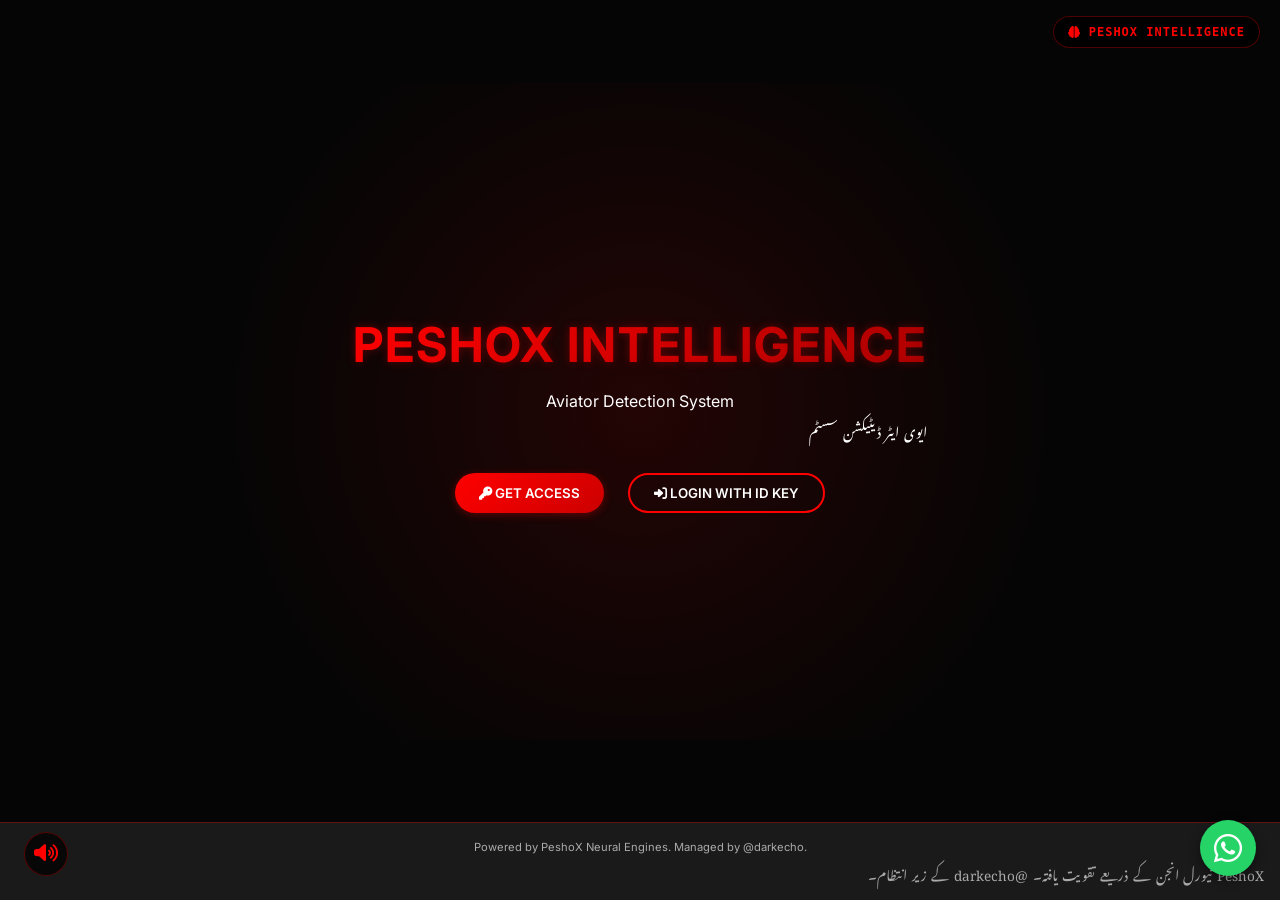
<file: index.html>
<!DOCTYPE html>
<html lang="en">
<head>
    <meta charset="UTF-8">
    <meta name="viewport" content="width=device-width, initial-scale=1.0, user-scalable=yes">
    <title>PeshoX Intelligence | Entry Portal</title>
    <!-- Global assets (absolute paths) -->
    <link rel="stylesheet" href="/assets/css/global.css">
    <link rel="stylesheet" href="https://cdnjs.cloudflare.com/ajax/libs/font-awesome/6.5.1/css/all.min.css">
    <!-- Page-specific CSS -->
    <link rel="stylesheet" href="/index.css">
    <!-- Global JS -->
    <script src="/assets/js/global.js" defer></script>
    <!-- Page-specific JS -->
    <script src="/index.js" defer></script>
</head>
<body>
    <div class="main-content landing-container">
        <div class="hero-glow"></div>
        <div class="hero-content">
            <h1 class="main-title">PESHOX INTELLIGENCE</h1>
            <div class="bilingual">
                <span class="english-text">Aviator Detection System</span>
                <span class="urdu-text">ایوی ایٹر ڈیٹیکشن سسٹم</span>
            </div>
            <div class="button-group">
                <button id="getAccessBtn" class="btn-primary">
                    <i class="fas fa-key"></i> GET ACCESS
                </button>
                <button id="loginBtn" class="btn-secondary">
                    <i class="fas fa-sign-in-alt"></i> LOGIN WITH ID KEY
                </button>
            </div>
        </div>
    </div>

    <!-- Hidden Audio Element for Background Music -->
    <audio id="bgMusic" loop preload="auto">
        <source src="/assets/sounds/Aviator - Music(MP3_160K).mp3" type="audio/mpeg">
    </audio>
</body>
</html>
</file>
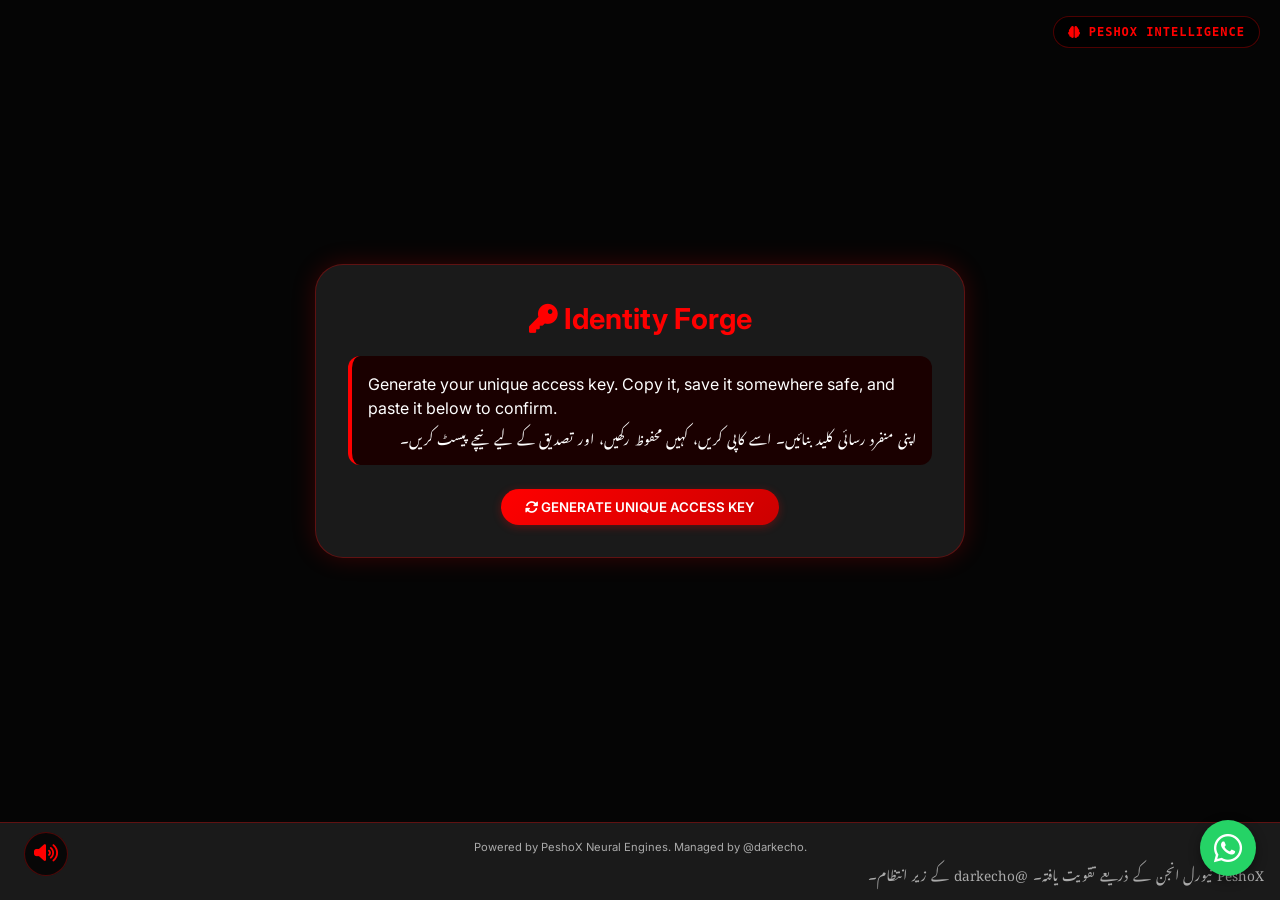
<file: auth/signup.html>
<!DOCTYPE html>
<html lang="en">
<head>
    <meta charset="UTF-8">
    <meta name="viewport" content="width=device-width, initial-scale=1.0, user-scalable=yes">
    <title>PeshoX Intelligence | Key Forge</title>
    <!-- Global assets -->
    <link rel="stylesheet" href="/assets/css/global.css">
    <link rel="stylesheet" href="https://cdnjs.cloudflare.com/ajax/libs/font-awesome/6.5.1/css/all.min.css">
    <!-- Page-specific CSS -->
    <link rel="stylesheet" href="signup.css">
    <!-- Global JS -->
    <script src="/assets/js/global.js" defer></script>
    <!-- Page-specific JS -->
    <script src="signup.js" defer></script>
</head>
<body>
    <div class="main-content signup-container">
        <div class="signup-card">
            <h1><i class="fas fa-key"></i> Identity Forge</h1>

            <!-- Bilingual Instructions -->
            <div class="instructions-box">
                <div class="bilingual">
                    <span class="english-text">Generate your unique access key. Copy it, save it somewhere safe, and paste it below to confirm.</span>
                    <span class="urdu-text">اپنی منفرد رسائی کلید بنائیں۔ اسے کاپی کریں، کہیں محفوظ رکھیں، اور تصدیق کے لیے نیچے پیسٹ کریں۔</span>
                </div>
            </div>

            <!-- Generate Key Button -->
            <button id="generateKeyBtn" class="btn-primary">
                <i class="fas fa-sync-alt"></i> GENERATE UNIQUE ACCESS KEY
            </button>

            <!-- Key Display Area (hidden initially) -->
            <div id="keyDisplayArea" class="key-display-area" style="display: none;">
                <div class="key-box">
                    <code id="generatedKey" class="key-text"></code>
                    <button id="copyKeyBtn" class="btn-small">
                        <i class="fas fa-copy"></i> COPY
                    </button>
                </div>
                <div class="paste-section">
                    <div class="bilingual">
                        <span class="english-text">Confirm your key by pasting it below:</span>
                        <span class="urdu-text">نیچے پیسٹ کر کے اپنی کلید کی تصدیق کریں:</span>
                    </div>
                    <input type="text" id="pasteKeyInput" placeholder="Paste the generated key here..." maxlength="99" autocomplete="off">
                </div>
                <button id="signupSubmitBtn" class="btn-primary" disabled>
                    <i class="fas fa-check-circle"></i> SIGN UP & CONTINUE
                </button>
            </div>
        </div>
    </div>
</body>
</html>
</file>
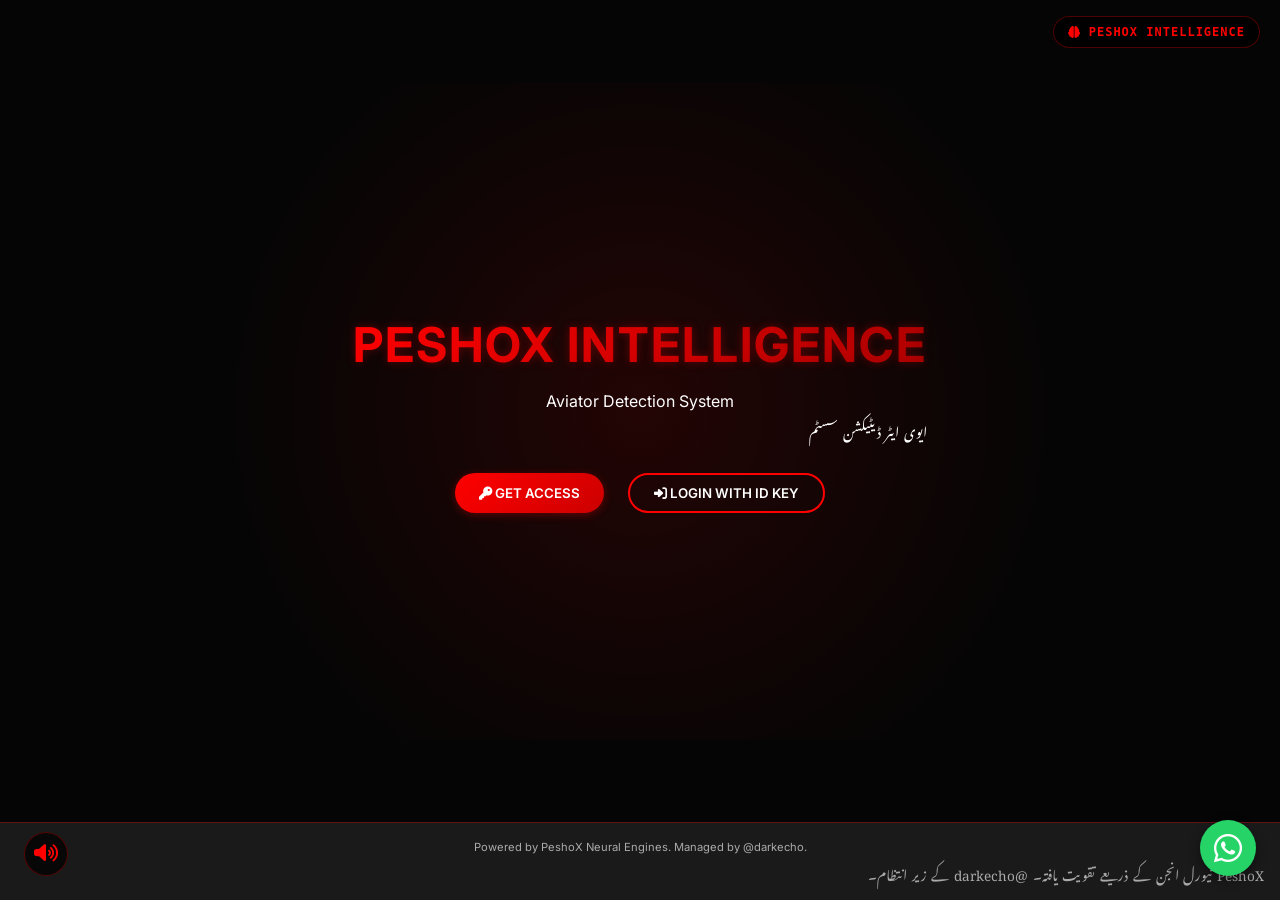
<file: engine/dashboard.html>
<!DOCTYPE html>
<html lang="en">
<head>
    <meta charset="UTF-8">
    <meta name="viewport" content="width=device-width, initial-scale=1.0, user-scalable=yes">
    <title>PeshoX Intelligence | Radar Hub</title>
    <!-- Global assets -->
    <link rel="stylesheet" href="/assets/css/global.css">
    <link rel="stylesheet" href="https://cdnjs.cloudflare.com/ajax/libs/font-awesome/6.5.1/css/all.min.css">
    <!-- Page-specific CSS -->
    <link rel="stylesheet" href="dashboard.css">
    <!-- Global JS -->
    <script src="/assets/js/global.js" defer></script>
    <!-- Page-specific JS -->
    <script src="dashboard.js" defer></script>
</head>
<body>
    <div class="dashboard-container">
        <!-- Top Navigation Bar -->
        <nav class="top-nav">
            <div class="logo-area">
                <i class="fas fa-chart-line"></i>
                <span class="platform-name" id="platformName">Aviator</span>
            </div>
            <div class="user-area">
                <span id="userNameDisplay" class="user-name">Pilot</span>
                <span id="subscriptionBadge" class="badge free">FREE</span>
                <button id="profileBtn" class="icon-btn" title="Profile">
                    <i class="fas fa-user-circle"></i>
                </button>
                <button id="logoutBtn" class="icon-btn" title="Logout">
                    <i class="fas fa-sign-out-alt"></i>
                </button>
            </div>
        </nav>

        <!-- Main Two-Column Layout -->
        <div class="main-dashboard">
            <!-- Left: Radar Canvas -->
            <div class="radar-column">
                <div class="radar-card">
                    <h3><i class="fas fa-satellite-dish"></i> Live Radar Scan</h3>
                    <canvas id="radarCanvas" width="600" height="600"></canvas>
                </div>
            </div>

            <!-- Right: Prediction Controls -->
            <div class="controls-column">
                <div class="multiplier-card">
                    <div class="multiplier-display" id="multiplierDisplay">0.00x</div>
                    <button id="predictBtn" class="predict-btn disabled">
                        <i class="fas fa-chart-simple"></i> GET PREDICTION
                    </button>
                    <div class="status-text bilingual" id="predictStatus">
                        <span class="english-text">Ready to Scan...</span>
                        <span class="urdu-text">اسکین کے لیے تیار...</span>
                    </div>
                    <button id="inviteEarnBtn" class="invite-btn">
                        <i class="fas fa-users"></i> INVITE & EARN
                    </button>
                </div>
            </div>
        </div>

        <!-- Bottom: Log Stream (200+ pre-loaded logs) -->
        <div class="log-stream">
            <div class="panel-header">
                <i class="fas fa-list"></i> Signal Log
            </div>
            <div class="log-container" id="logContainer">
                <!-- Logs will be dynamically loaded -->
            </div>
        </div>
    </div>

    <!-- Centered confirmation modal for logout -->
    <div id="logoutModal" class="modal-overlay" style="display: none;">
        <div class="modal-container">
            <h3><i class="fas fa-question-circle"></i> Confirm Logout</h3>
            <div class="bilingual">
                <span class="english-text">Are you sure you want to logout?</span>
                <span class="urdu-text">کیا آپ واقعی لاگ آؤٹ کرنا چاہتے ہیں؟</span>
            </div>
            <div class="modal-buttons">
                <button id="logoutCancelBtn" class="btn-secondary">Cancel</button>
                <button id="logoutConfirmBtn" class="btn-primary">Logout</button>
            </div>
        </div>
    </div>
</body>
</html>
</file>
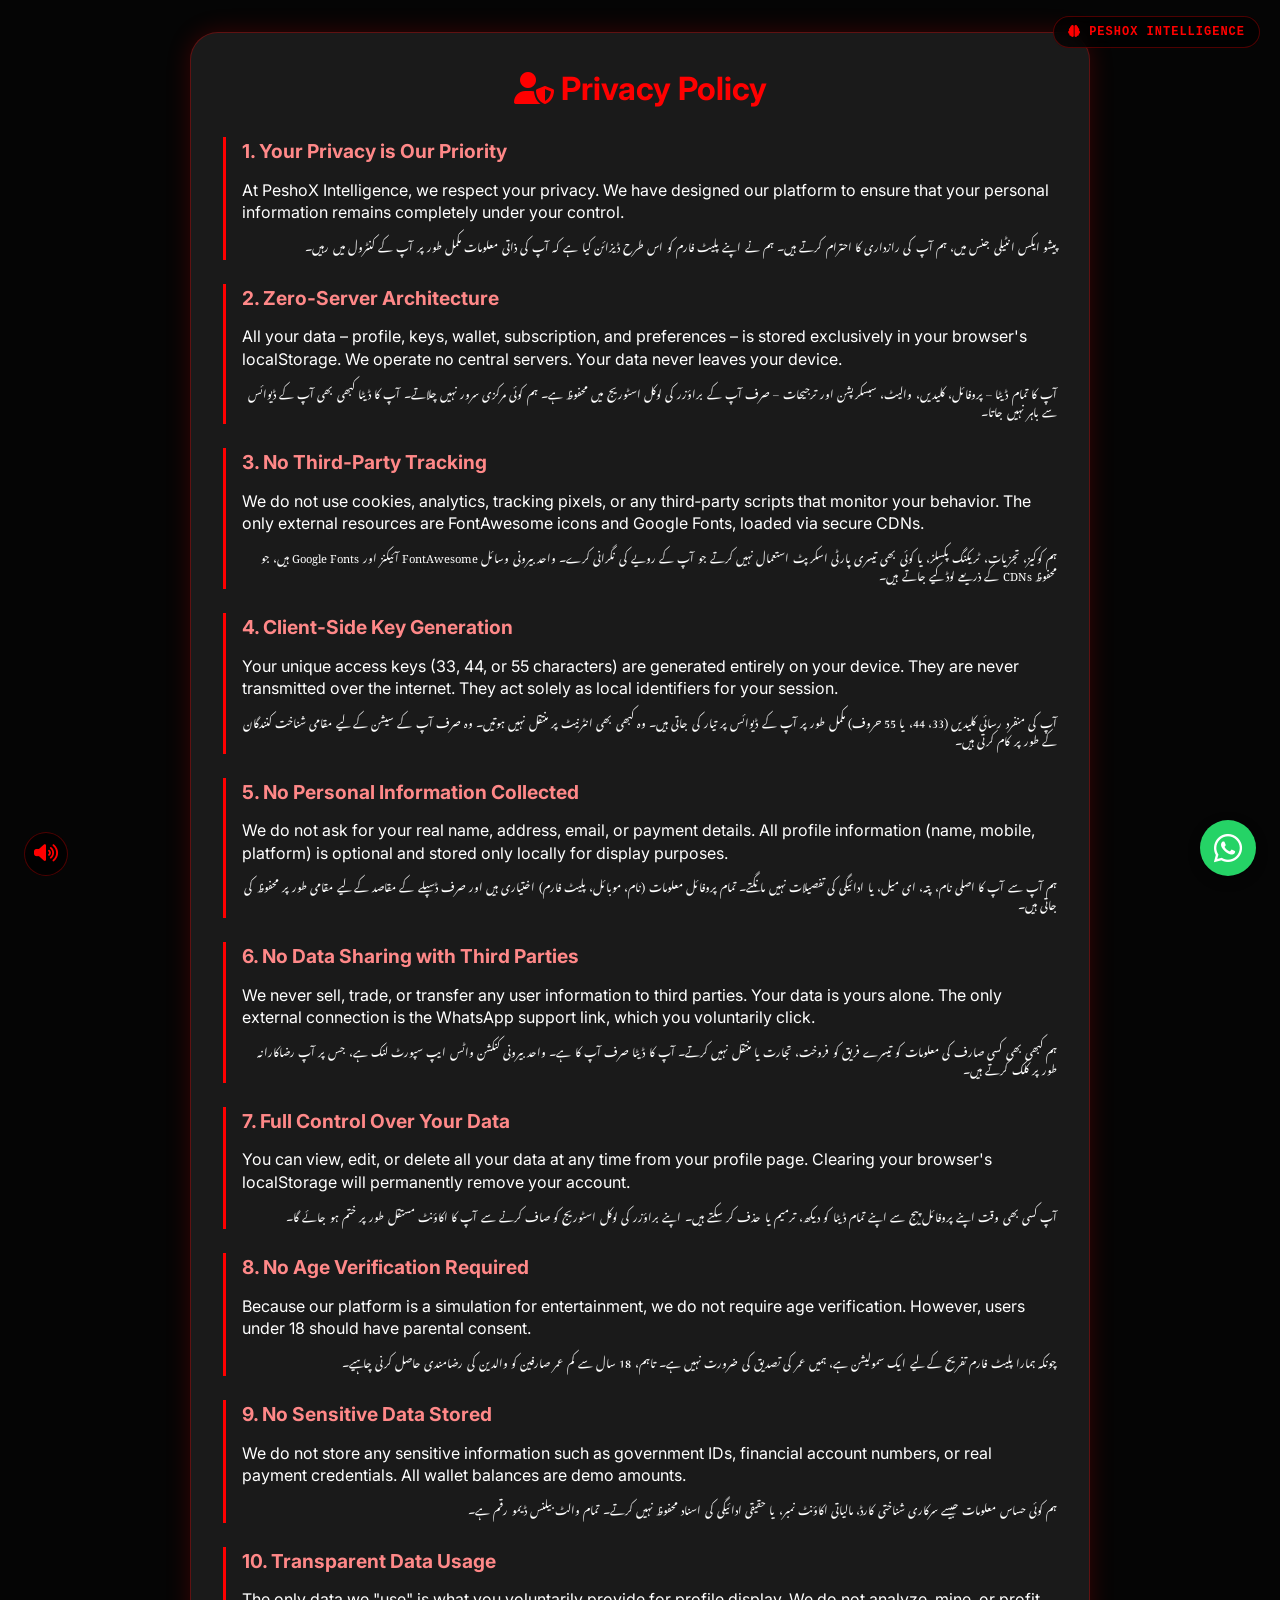
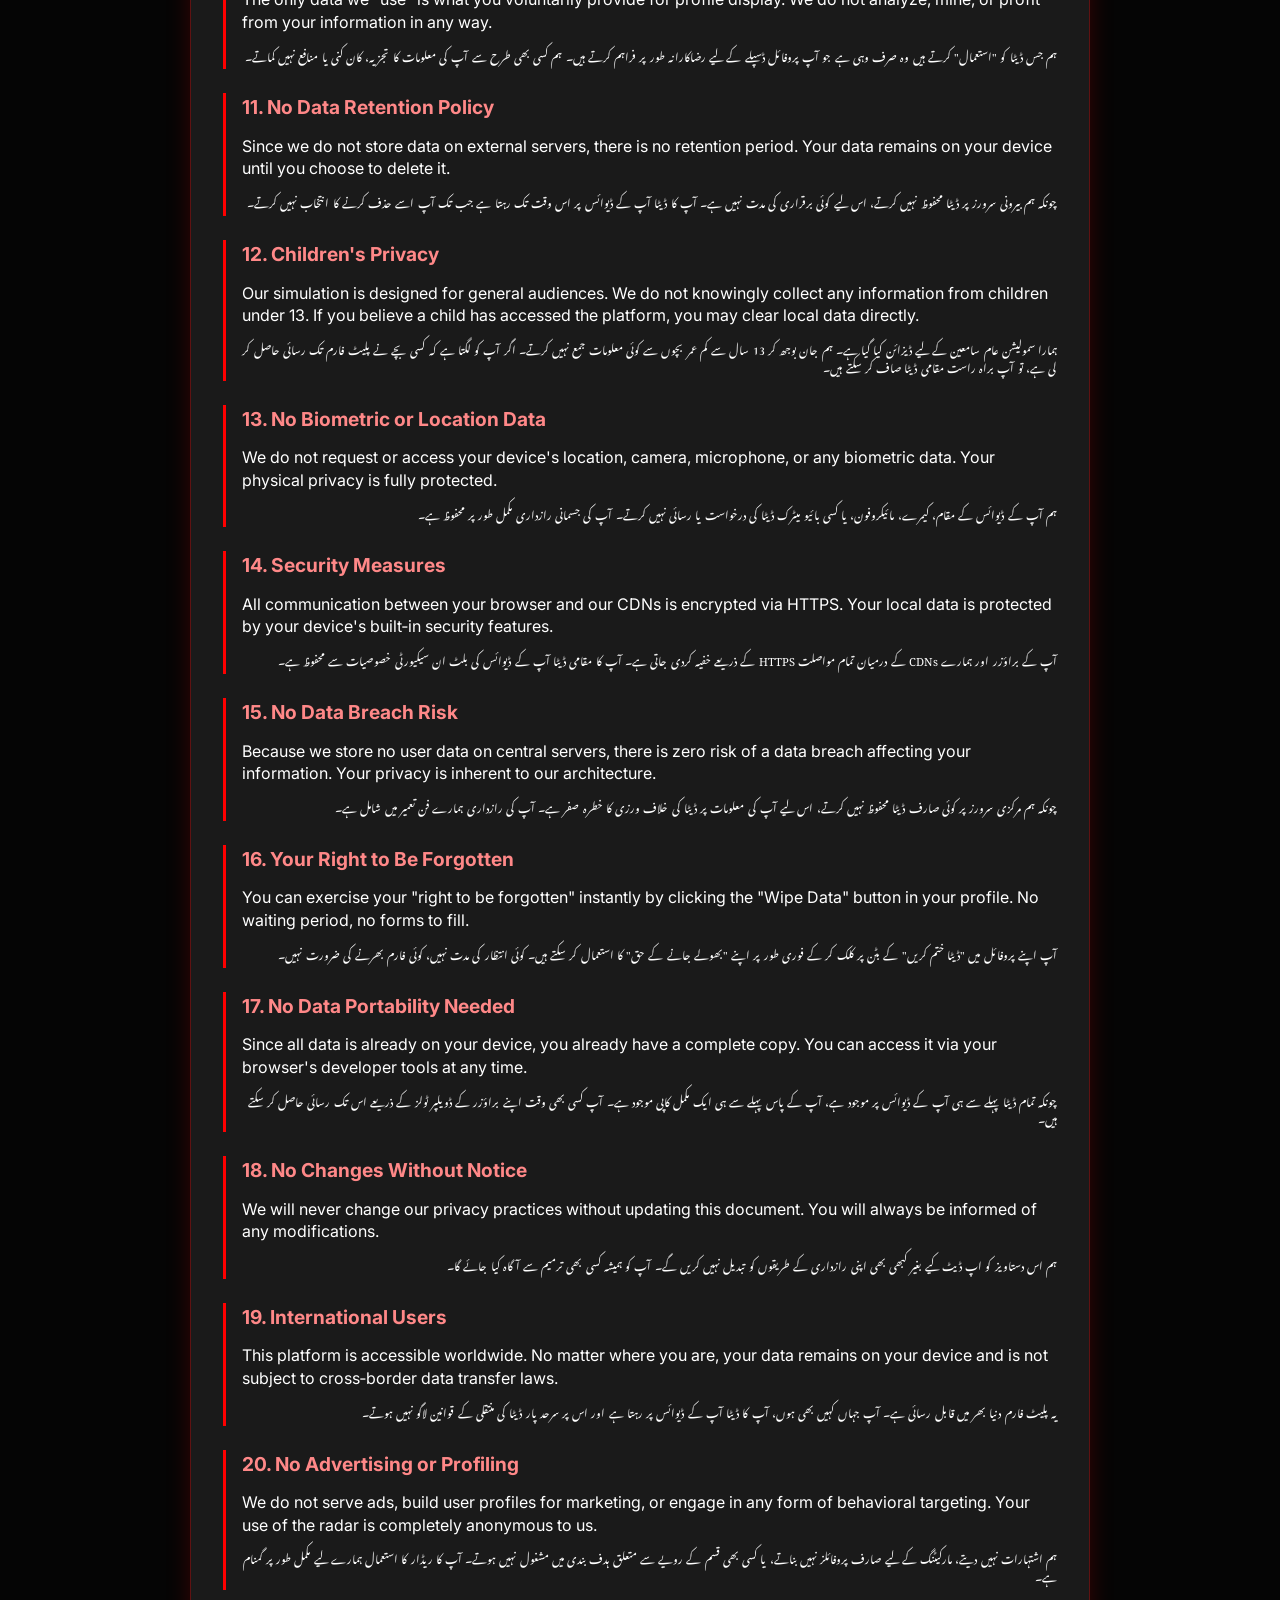
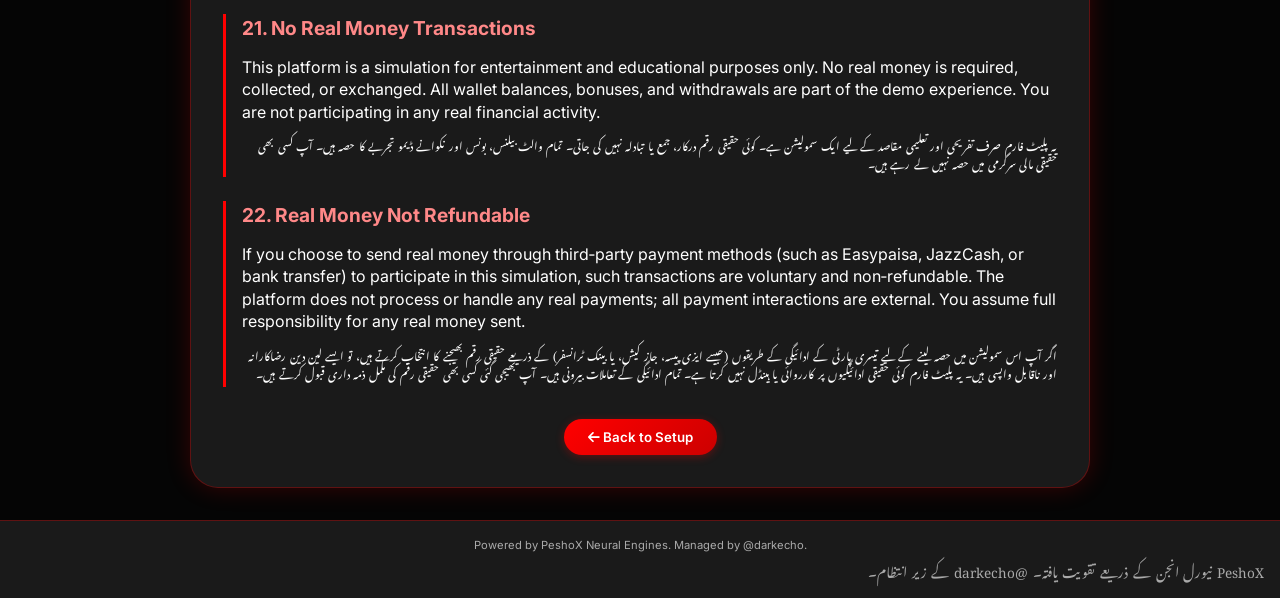
<file: legal/privacy.html>
<!DOCTYPE html>
<html lang="en">
<head>
    <meta charset="UTF-8">
    <meta name="viewport" content="width=device-width, initial-scale=1.0, user-scalable=yes">
    <title>PeshoX Intelligence | Privacy Policy</title>
    <link rel="stylesheet" href="/assets/css/global.css">
    <link rel="stylesheet" href="https://cdnjs.cloudflare.com/ajax/libs/font-awesome/6.5.1/css/all.min.css">
    <link rel="stylesheet" href="/legal/legal.css">
    <script src="/assets/js/global.js" defer></script>
</head>
<body>
    <div class="main-content legal-container">
        <div class="legal-card">
            <h1><i class="fas fa-user-shield"></i> Privacy Policy</h1>
            <div class="legal-content">
                <section>
                    <h2>1. Your Privacy is Our Priority</h2>
                    <div class="bilingual">
                        <p class="english-text">At PeshoX Intelligence, we respect your privacy. We have designed our platform to ensure that your personal information remains completely under your control.</p>
                        <p class="urdu-text">پیشو ایکس انٹیلی جنس میں، ہم آپ کی رازداری کا احترام کرتے ہیں۔ ہم نے اپنے پلیٹ فارم کو اس طرح ڈیزائن کیا ہے کہ آپ کی ذاتی معلومات مکمل طور پر آپ کے کنٹرول میں رہیں۔</p>
                    </div>
                </section>
                <section>
                    <h2>2. Zero‑Server Architecture</h2>
                    <div class="bilingual">
                        <p class="english-text">All your data – profile, keys, wallet, subscription, and preferences – is stored exclusively in your browser's localStorage. We operate no central servers. Your data never leaves your device.</p>
                        <p class="urdu-text">آپ کا تمام ڈیٹا – پروفائل، کلیدیں، والیٹ، سبسکرپشن اور ترجیحات – صرف آپ کے براؤزر کی لوکل اسٹوریج میں محفوظ ہے۔ ہم کوئی مرکزی سرور نہیں چلاتے۔ آپ کا ڈیٹا کبھی بھی آپ کے ڈیوائس سے باہر نہیں جاتا۔</p>
                    </div>
                </section>
                <section>
                    <h2>3. No Third‑Party Tracking</h2>
                    <div class="bilingual">
                        <p class="english-text">We do not use cookies, analytics, tracking pixels, or any third‑party scripts that monitor your behavior. The only external resources are FontAwesome icons and Google Fonts, loaded via secure CDNs.</p>
                        <p class="urdu-text">ہم کوکیز، تجزیات، ٹریکنگ پکسلز، یا کوئی بھی تیسری پارٹی اسکرپٹ استعمال نہیں کرتے جو آپ کے رویے کی نگرانی کرے۔ واحد بیرونی وسائل FontAwesome آئیکنز اور Google Fonts ہیں، جو محفوظ CDNs کے ذریعے لوڈ کیے جاتے ہیں۔</p>
                    </div>
                </section>
                <section>
                    <h2>4. Client‑Side Key Generation</h2>
                    <div class="bilingual">
                        <p class="english-text">Your unique access keys (33, 44, or 55 characters) are generated entirely on your device. They are never transmitted over the internet. They act solely as local identifiers for your session.</p>
                        <p class="urdu-text">آپ کی منفرد رسائی کلیدیں (33، 44، یا 55 حروف) مکمل طور پر آپ کے ڈیوائس پر تیار کی جاتی ہیں۔ وہ کبھی بھی انٹرنیٹ پر منتقل نہیں ہوتیں۔ وہ صرف آپ کے سیشن کے لیے مقامی شناخت کنندگان کے طور پر کام کرتی ہیں۔</p>
                    </div>
                </section>
                <section>
                    <h2>5. No Personal Information Collected</h2>
                    <div class="bilingual">
                        <p class="english-text">We do not ask for your real name, address, email, or payment details. All profile information (name, mobile, platform) is optional and stored only locally for display purposes.</p>
                        <p class="urdu-text">ہم آپ سے آپ کا اصلی نام، پتہ، ای میل، یا ادائیگی کی تفصیلات نہیں مانگتے۔ تمام پروفائل معلومات (نام، موبائل، پلیٹ فارم) اختیاری ہیں اور صرف ڈسپلے کے مقاصد کے لیے مقامی طور پر محفوظ کی جاتی ہیں۔</p>
                    </div>
                </section>
                <section>
                    <h2>6. No Data Sharing with Third Parties</h2>
                    <div class="bilingual">
                        <p class="english-text">We never sell, trade, or transfer any user information to third parties. Your data is yours alone. The only external connection is the WhatsApp support link, which you voluntarily click.</p>
                        <p class="urdu-text">ہم کبھی بھی کسی صارف کی معلومات کو تیسرے فریق کو فروخت، تجارت یا منتقل نہیں کرتے۔ آپ کا ڈیٹا صرف آپ کا ہے۔ واحد بیرونی کنکشن واٹس ایپ سپورٹ لنک ہے، جس پر آپ رضاکارانہ طور پر کلک کرتے ہیں۔</p>
                    </div>
                </section>
                <section>
                    <h2>7. Full Control Over Your Data</h2>
                    <div class="bilingual">
                        <p class="english-text">You can view, edit, or delete all your data at any time from your profile page. Clearing your browser's localStorage will permanently remove your account.</p>
                        <p class="urdu-text">آپ کسی بھی وقت اپنے پروفائل پیج سے اپنے تمام ڈیٹا کو دیکھ، ترمیم یا حذف کر سکتے ہیں۔ اپنے براؤزر کی لوکل اسٹوریج کو صاف کرنے سے آپ کا اکاؤنٹ مستقل طور پر ختم ہو جائے گا۔</p>
                    </div>
                </section>
                <section>
                    <h2>8. No Age Verification Required</h2>
                    <div class="bilingual">
                        <p class="english-text">Because our platform is a simulation for entertainment, we do not require age verification. However, users under 18 should have parental consent.</p>
                        <p class="urdu-text">چونکہ ہمارا پلیٹ فارم تفریح کے لیے ایک سمولیشن ہے، ہمیں عمر کی تصدیق کی ضرورت نہیں ہے۔ تاہم، 18 سال سے کم عمر صارفین کو والدین کی رضامندی حاصل کرنی چاہیے۔</p>
                    </div>
                </section>
                <section>
                    <h2>9. No Sensitive Data Stored</h2>
                    <div class="bilingual">
                        <p class="english-text">We do not store any sensitive information such as government IDs, financial account numbers, or real payment credentials. All wallet balances are demo amounts.</p>
                        <p class="urdu-text">ہم کوئی حساس معلومات جیسے سرکاری شناختی کارڈ، مالیاتی اکاؤنٹ نمبر، یا حقیقی ادائیگی کی اسناد محفوظ نہیں کرتے۔ تمام والٹ بیلنس ڈیمو رقم ہے۔</p>
                    </div>
                </section>
                <section>
                    <h2>10. Transparent Data Usage</h2>
                    <div class="bilingual">
                        <p class="english-text">The only data we "use" is what you voluntarily provide for profile display. We do not analyze, mine, or profit from your information in any way.</p>
                        <p class="urdu-text">ہم جس ڈیٹا کو "استعمال" کرتے ہیں وہ صرف وہی ہے جو آپ پروفائل ڈسپلے کے لیے رضاکارانہ طور پر فراہم کرتے ہیں۔ ہم کسی بھی طرح سے آپ کی معلومات کا تجزیہ، کان کنی یا منافع نہیں کماتے۔</p>
                    </div>
                </section>
                <section>
                    <h2>11. No Data Retention Policy</h2>
                    <div class="bilingual">
                        <p class="english-text">Since we do not store data on external servers, there is no retention period. Your data remains on your device until you choose to delete it.</p>
                        <p class="urdu-text">چونکہ ہم بیرونی سرورز پر ڈیٹا محفوظ نہیں کرتے، اس لیے کوئی برقراری کی مدت نہیں ہے۔ آپ کا ڈیٹا آپ کے ڈیوائس پر اس وقت تک رہتا ہے جب تک آپ اسے حذف کرنے کا انتخاب نہیں کرتے۔</p>
                    </div>
                </section>
                <section>
                    <h2>12. Children's Privacy</h2>
                    <div class="bilingual">
                        <p class="english-text">Our simulation is designed for general audiences. We do not knowingly collect any information from children under 13. If you believe a child has accessed the platform, you may clear local data directly.</p>
                        <p class="urdu-text">ہمارا سمولیشن عام سامعین کے لیے ڈیزائن کیا گیا ہے۔ ہم جان بوجھ کر 13 سال سے کم عمر بچوں سے کوئی معلومات جمع نہیں کرتے۔ اگر آپ کو لگتا ہے کہ کسی بچے نے پلیٹ فارم تک رسائی حاصل کر لی ہے، تو آپ براہ راست مقامی ڈیٹا صاف کر سکتے ہیں۔</p>
                    </div>
                </section>
                <section>
                    <h2>13. No Biometric or Location Data</h2>
                    <div class="bilingual">
                        <p class="english-text">We do not request or access your device's location, camera, microphone, or any biometric data. Your physical privacy is fully protected.</p>
                        <p class="urdu-text">ہم آپ کے ڈیوائس کے مقام، کیمرے، مائیکروفون، یا کسی بائیو میٹرک ڈیٹا کی درخواست یا رسائی نہیں کرتے۔ آپ کی جسمانی رازداری مکمل طور پر محفوظ ہے۔</p>
                    </div>
                </section>
                <section>
                    <h2>14. Security Measures</h2>
                    <div class="bilingual">
                        <p class="english-text">All communication between your browser and our CDNs is encrypted via HTTPS. Your local data is protected by your device's built‑in security features.</p>
                        <p class="urdu-text">آپ کے براؤزر اور ہمارے CDNs کے درمیان تمام مواصلت HTTPS کے ذریعے خفیہ کردی جاتی ہے۔ آپ کا مقامی ڈیٹا آپ کے ڈیوائس کی بلٹ ان سیکیورٹی خصوصیات سے محفوظ ہے۔</p>
                    </div>
                </section>
                <section>
                    <h2>15. No Data Breach Risk</h2>
                    <div class="bilingual">
                        <p class="english-text">Because we store no user data on central servers, there is zero risk of a data breach affecting your information. Your privacy is inherent to our architecture.</p>
                        <p class="urdu-text">چونکہ ہم مرکزی سرورز پر کوئی صارف ڈیٹا محفوظ نہیں کرتے، اس لیے آپ کی معلومات پر ڈیٹا کی خلاف ورزی کا خطرہ صفر ہے۔ آپ کی رازداری ہمارے فن تعمیر میں شامل ہے۔</p>
                    </div>
                </section>
                <section>
                    <h2>16. Your Right to Be Forgotten</h2>
                    <div class="bilingual">
                        <p class="english-text">You can exercise your "right to be forgotten" instantly by clicking the "Wipe Data" button in your profile. No waiting period, no forms to fill.</p>
                        <p class="urdu-text">آپ اپنے پروفائل میں "ڈیٹا ختم کریں" کے بٹن پر کلک کر کے فوری طور پر اپنے "بھولے جانے کے حق" کا استعمال کر سکتے ہیں۔ کوئی انتظار کی مدت نہیں، کوئی فارم بھرنے کی ضرورت نہیں۔</p>
                    </div>
                </section>
                <section>
                    <h2>17. No Data Portability Needed</h2>
                    <div class="bilingual">
                        <p class="english-text">Since all data is already on your device, you already have a complete copy. You can access it via your browser's developer tools at any time.</p>
                        <p class="urdu-text">چونکہ تمام ڈیٹا پہلے سے ہی آپ کے ڈیوائس پر موجود ہے، آپ کے پاس پہلے سے ہی ایک مکمل کاپی موجود ہے۔ آپ کسی بھی وقت اپنے براؤزر کے ڈویلپر ٹولز کے ذریعے اس تک رسائی حاصل کر سکتے ہیں۔</p>
                    </div>
                </section>
                <section>
                    <h2>18. No Changes Without Notice</h2>
                    <div class="bilingual">
                        <p class="english-text">We will never change our privacy practices without updating this document. You will always be informed of any modifications.</p>
                        <p class="urdu-text">ہم اس دستاویز کو اپ ڈیٹ کیے بغیر کبھی بھی اپنی رازداری کے طریقوں کو تبدیل نہیں کریں گے۔ آپ کو ہمیشہ کسی بھی ترمیم سے آگاہ کیا جائے گا۔</p>
                    </div>
                </section>
                <section>
                    <h2>19. International Users</h2>
                    <div class="bilingual">
                        <p class="english-text">This platform is accessible worldwide. No matter where you are, your data remains on your device and is not subject to cross‑border data transfer laws.</p>
                        <p class="urdu-text">یہ پلیٹ فارم دنیا بھر میں قابل رسائی ہے۔ آپ جہاں کہیں بھی ہوں، آپ کا ڈیٹا آپ کے ڈیوائس پر رہتا ہے اور اس پر سرحد پار ڈیٹا کی منتقلی کے قوانین لاگو نہیں ہوتے۔</p>
                    </div>
                </section>
                <section>
                    <h2>20. No Advertising or Profiling</h2>
                    <div class="bilingual">
                        <p class="english-text">We do not serve ads, build user profiles for marketing, or engage in any form of behavioral targeting. Your use of the radar is completely anonymous to us.</p>
                        <p class="urdu-text">ہم اشتہارات نہیں دیتے، مارکیٹنگ کے لیے صارف پروفائلز نہیں بناتے، یا کسی بھی قسم کے رویے سے متعلق ہدف بندی میں مشغول نہیں ہوتے۔ آپ کا ریڈار کا استعمال ہمارے لیے مکمل طور پر گمنام ہے۔</p>
                    </div>
                </section>

                <!-- Important Disclaimers about Real Money -->
                <section>
                    <h2>21. No Real Money Transactions</h2>
                    <div class="bilingual">
                        <p class="english-text">This platform is a simulation for entertainment and educational purposes only. No real money is required, collected, or exchanged. All wallet balances, bonuses, and withdrawals are part of the demo experience. You are not participating in any real financial activity.</p>
                        <p class="urdu-text">یہ پلیٹ فارم صرف تفریحی اور تعلیمی مقاصد کے لیے ایک سمولیشن ہے۔ کوئی حقیقی رقم درکار، جمع یا تبادلہ نہیں کی جاتی۔ تمام والٹ بیلنس، بونس اور نکوانے ڈیمو تجربے کا حصہ ہیں۔ آپ کسی بھی حقیقی مالی سرگرمی میں حصہ نہیں لے رہے ہیں۔</p>
                    </div>
                </section>
                <section>
                    <h2>22. Real Money Not Refundable</h2>
                    <div class="bilingual">
                        <p class="english-text">If you choose to send real money through third‑party payment methods (such as Easypaisa, JazzCash, or bank transfer) to participate in this simulation, such transactions are voluntary and non‑refundable. The platform does not process or handle any real payments; all payment interactions are external. You assume full responsibility for any real money sent.</p>
                        <p class="urdu-text">اگر آپ اس سمولیشن میں حصہ لینے کے لیے تیسری پارٹی کے ادائیگی کے طریقوں (جیسے ایزی پیسہ، جاز کیش، یا بینک ٹرانسفر) کے ذریعے حقیقی رقم بھیجنے کا انتخاب کرتے ہیں، تو ایسے لین دین رضاکارانہ اور ناقابل واپسی ہیں۔ یہ پلیٹ فارم کوئی حقیقی ادائیگیوں پر کارروائی یا ہینڈل نہیں کرتا ہے۔ تمام ادائیگی کے تعاملات بیرونی ہیں۔ آپ بھیجی گئی کسی بھی حقیقی رقم کی مکمل ذمہ داری قبول کرتے ہیں۔</p>
                    </div>
                </section>
            </div>
            <div class="legal-footer">
                <button id="backToSetupBtn" class="btn-primary"><i class="fas fa-arrow-left"></i> Back to Setup</button>
            </div>
        </div>
    </div>
    <script>
        document.getElementById('backToSetupBtn').addEventListener('click', () => {
            window.location.href = '/setup/profile-setup.html';
        });
    </script>
</body>
                            </html>
</file>
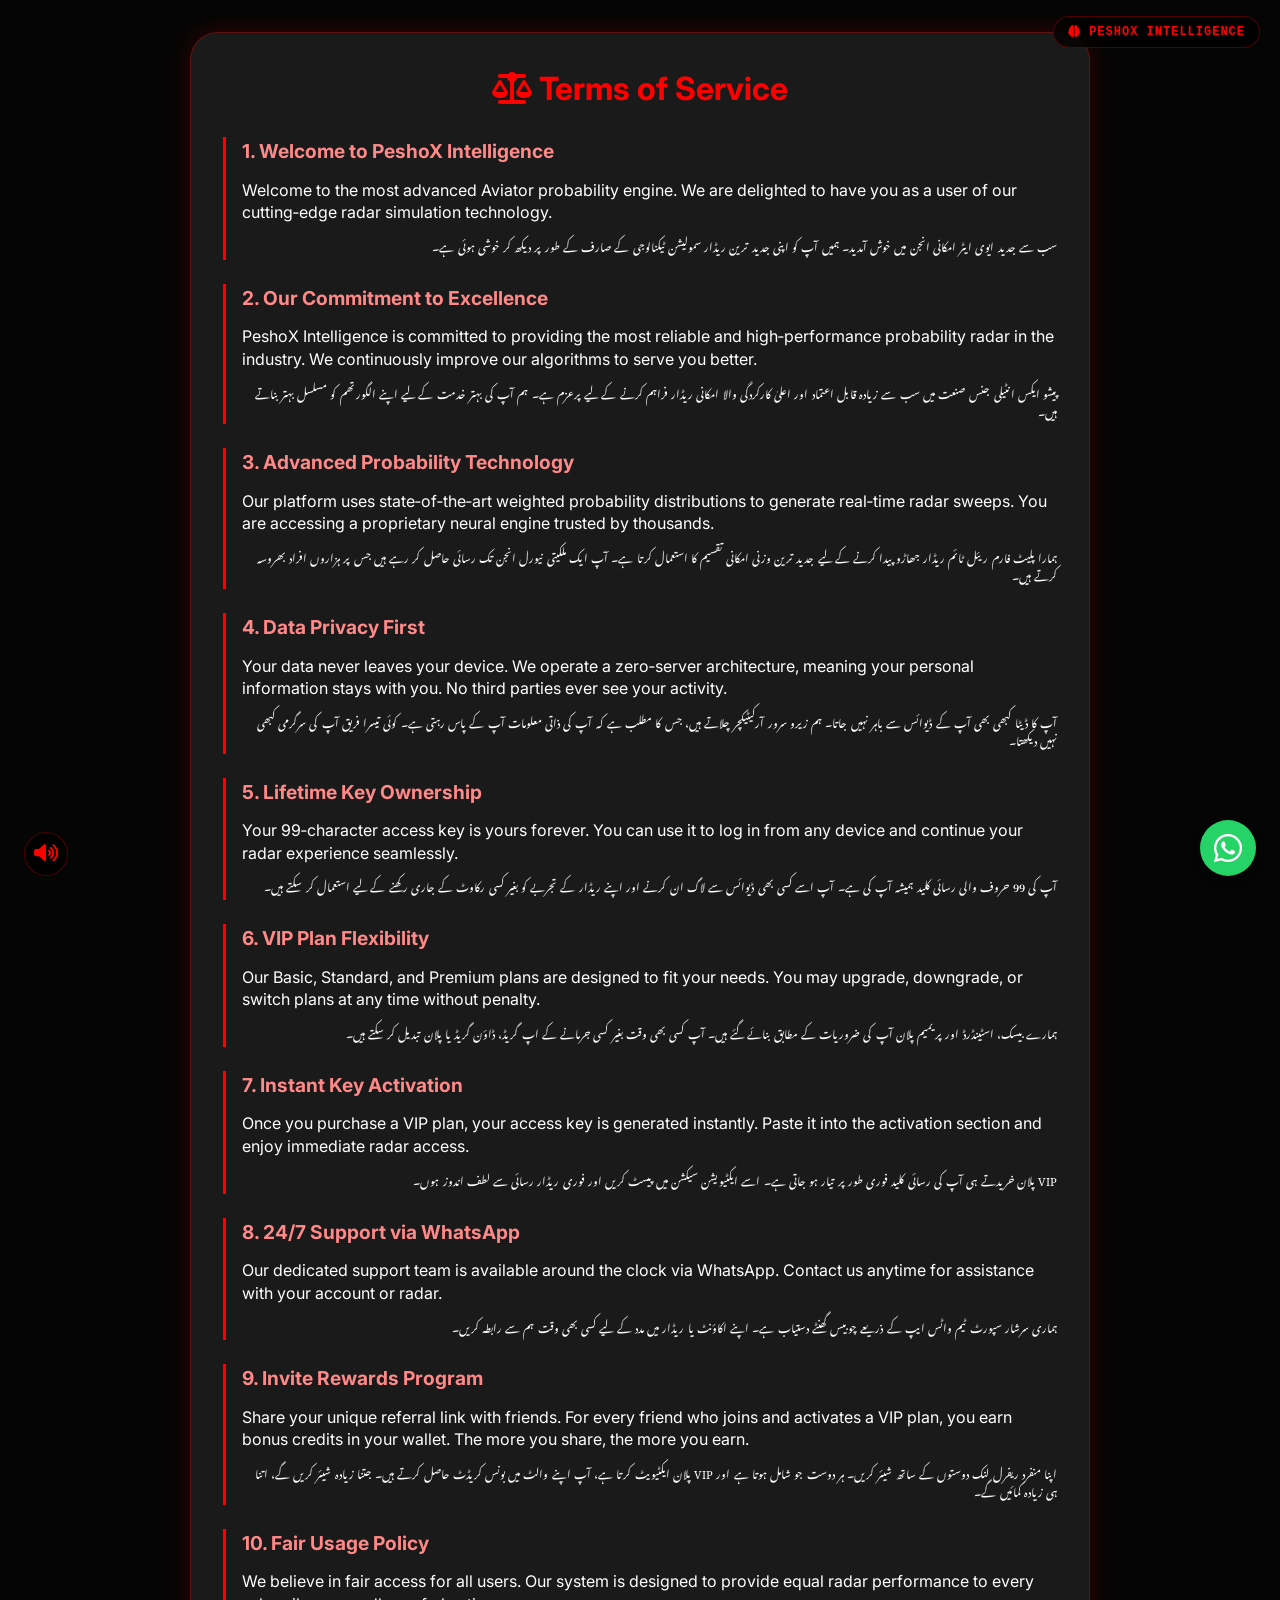
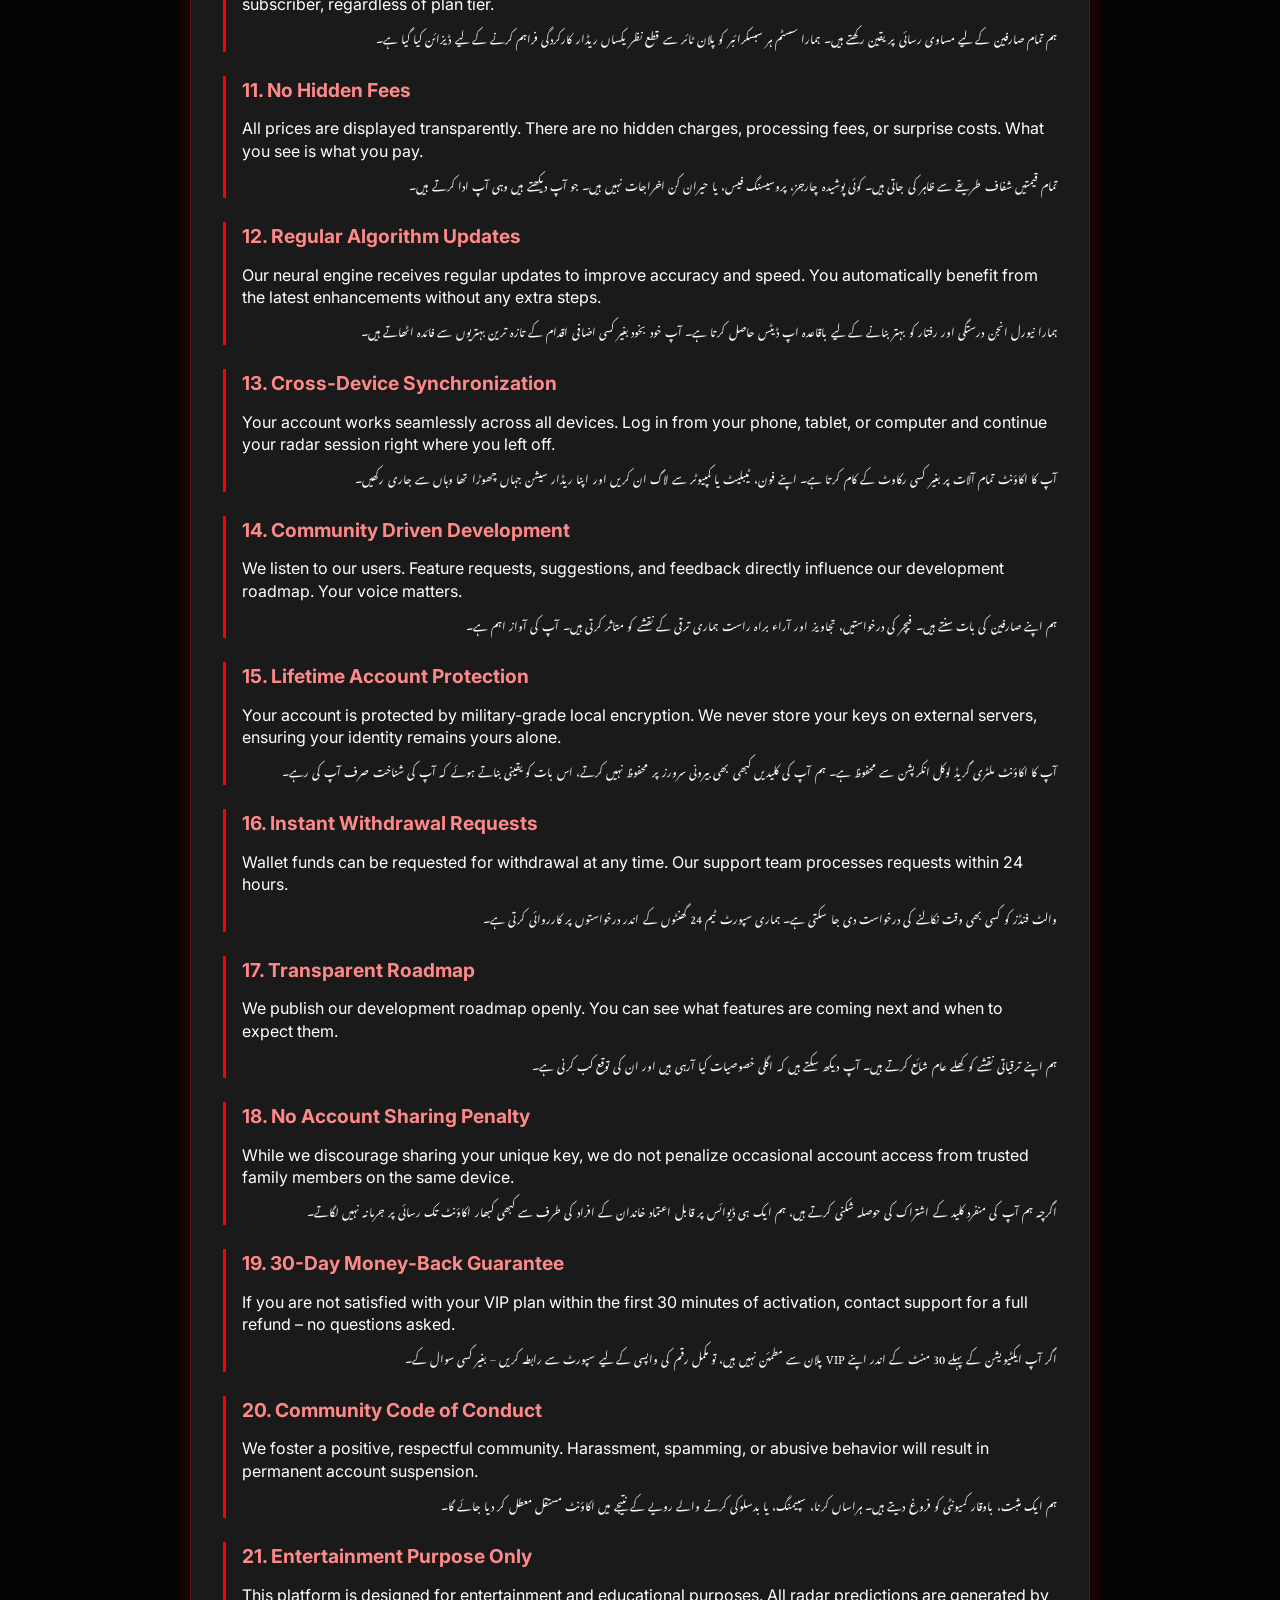
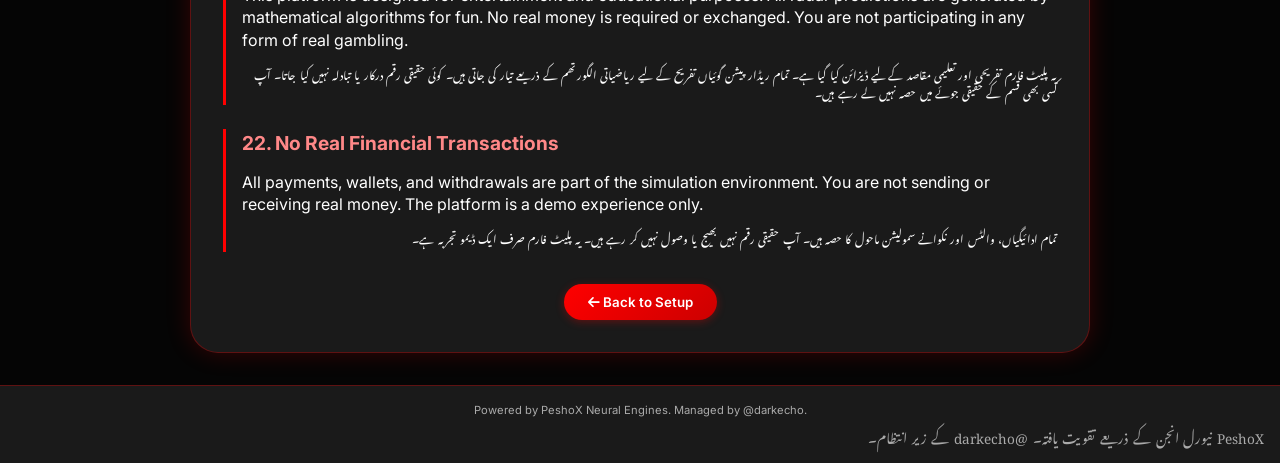
<file: legal/terms.html>
<!DOCTYPE html>
<html lang="en">
<head>
    <meta charset="UTF-8">
    <meta name="viewport" content="width=device-width, initial-scale=1.0, user-scalable=yes">
    <title>PeshoX Intelligence | Terms of Service</title>
    <link rel="stylesheet" href="/assets/css/global.css">
    <link rel="stylesheet" href="https://cdnjs.cloudflare.com/ajax/libs/font-awesome/6.5.1/css/all.min.css">
    <link rel="stylesheet" href="/legal/legal.css">
    <script src="/assets/js/global.js" defer></script>
</head>
<body>
    <div class="main-content legal-container">
        <div class="legal-card">
            <h1><i class="fas fa-scale-balanced"></i> Terms of Service</h1>
            <div class="legal-content">
                <!-- 20+ positive terms about the website -->
                <section>
                    <h2>1. Welcome to PeshoX Intelligence</h2>
                    <div class="bilingual">
                        <p class="english-text">Welcome to the most advanced Aviator probability engine. We are delighted to have you as a user of our cutting‑edge radar simulation technology.</p>
                        <p class="urdu-text">سب سے جدید ایوی ایٹر امکانی انجن میں خوش آمدید۔ ہمیں آپ کو اپنی جدید ترین ریڈار سمولیشن ٹیکنالوجی کے صارف کے طور پر دیکھ کر خوشی ہوئی ہے۔</p>
                    </div>
                </section>
                <section>
                    <h2>2. Our Commitment to Excellence</h2>
                    <div class="bilingual">
                        <p class="english-text">PeshoX Intelligence is committed to providing the most reliable and high‑performance probability radar in the industry. We continuously improve our algorithms to serve you better.</p>
                        <p class="urdu-text">پیشو ایکس انٹیلی جنس صنعت میں سب سے زیادہ قابل اعتماد اور اعلیٰ کارکردگی والا امکانی ریڈار فراہم کرنے کے لیے پرعزم ہے۔ ہم آپ کی بہتر خدمت کے لیے اپنے الگورتھم کو مسلسل بہتر بناتے ہیں۔</p>
                    </div>
                </section>
                <section>
                    <h2>3. Advanced Probability Technology</h2>
                    <div class="bilingual">
                        <p class="english-text">Our platform uses state‑of‑the‑art weighted probability distributions to generate real‑time radar sweeps. You are accessing a proprietary neural engine trusted by thousands.</p>
                        <p class="urdu-text">ہمارا پلیٹ فارم ریئل ٹائم ریڈار جھاڑو پیدا کرنے کے لیے جدید ترین وزنی امکانی تقسیم کا استعمال کرتا ہے۔ آپ ایک ملکیتی نیورل انجن تک رسائی حاصل کر رہے ہیں جس پر ہزاروں افراد بھروسہ کرتے ہیں۔</p>
                    </div>
                </section>
                <section>
                    <h2>4. Data Privacy First</h2>
                    <div class="bilingual">
                        <p class="english-text">Your data never leaves your device. We operate a zero‑server architecture, meaning your personal information stays with you. No third parties ever see your activity.</p>
                        <p class="urdu-text">آپ کا ڈیٹا کبھی بھی آپ کے ڈیوائس سے باہر نہیں جاتا۔ ہم زیرو سرور آرکیٹیکچر چلاتے ہیں، جس کا مطلب ہے کہ آپ کی ذاتی معلومات آپ کے پاس رہتی ہے۔ کوئی تیسرا فریق آپ کی سرگرمی کبھی نہیں دیکھتا۔</p>
                    </div>
                </section>
                <section>
                    <h2>5. Lifetime Key Ownership</h2>
                    <div class="bilingual">
                        <p class="english-text">Your 99‑character access key is yours forever. You can use it to log in from any device and continue your radar experience seamlessly.</p>
                        <p class="urdu-text">آپ کی 99 حروف والی رسائی کلید ہمیشہ آپ کی ہے۔ آپ اسے کسی بھی ڈیوائس سے لاگ ان کرنے اور اپنے ریڈار کے تجربے کو بغیر کسی رکاوٹ کے جاری رکھنے کے لیے استعمال کر سکتے ہیں۔</p>
                    </div>
                </section>
                <section>
                    <h2>6. VIP Plan Flexibility</h2>
                    <div class="bilingual">
                        <p class="english-text">Our Basic, Standard, and Premium plans are designed to fit your needs. You may upgrade, downgrade, or switch plans at any time without penalty.</p>
                        <p class="urdu-text">ہمارے بیسک، اسٹینڈرڈ اور پریمیم پلان آپ کی ضروریات کے مطابق بنائے گئے ہیں۔ آپ کسی بھی وقت بغیر کسی جرمانے کے اپ گریڈ، ڈاؤن گریڈ یا پلان تبدیل کر سکتے ہیں۔</p>
                    </div>
                </section>
                <section>
                    <h2>7. Instant Key Activation</h2>
                    <div class="bilingual">
                        <p class="english-text">Once you purchase a VIP plan, your access key is generated instantly. Paste it into the activation section and enjoy immediate radar access.</p>
                        <p class="urdu-text">VIP پلان خریدتے ہی آپ کی رسائی کلید فوری طور پر تیار ہو جاتی ہے۔ اسے ایکٹیویشن سیکشن میں پیسٹ کریں اور فوری ریڈار رسائی سے لطف اندوز ہوں۔</p>
                    </div>
                </section>
                <section>
                    <h2>8. 24/7 Support via WhatsApp</h2>
                    <div class="bilingual">
                        <p class="english-text">Our dedicated support team is available around the clock via WhatsApp. Contact us anytime for assistance with your account or radar.</p>
                        <p class="urdu-text">ہماری سرشار سپورٹ ٹیم واٹس ایپ کے ذریعے چوبیس گھنٹے دستیاب ہے۔ اپنے اکاؤنٹ یا ریڈار میں مدد کے لیے کسی بھی وقت ہم سے رابطہ کریں۔</p>
                    </div>
                </section>
                <section>
                    <h2>9. Invite Rewards Program</h2>
                    <div class="bilingual">
                        <p class="english-text">Share your unique referral link with friends. For every friend who joins and activates a VIP plan, you earn bonus credits in your wallet. The more you share, the more you earn.</p>
                        <p class="urdu-text">اپنا منفرد ریفرل لنک دوستوں کے ساتھ شیئر کریں۔ ہر دوست جو شامل ہوتا ہے اور VIP پلان ایکٹیویٹ کرتا ہے، آپ اپنے والٹ میں بونس کریڈٹ حاصل کرتے ہیں۔ جتنا زیادہ شیئر کریں گے، اتنا ہی زیادہ کمائیں گے۔</p>
                    </div>
                </section>
                <section>
                    <h2>10. Fair Usage Policy</h2>
                    <div class="bilingual">
                        <p class="english-text">We believe in fair access for all users. Our system is designed to provide equal radar performance to every subscriber, regardless of plan tier.</p>
                        <p class="urdu-text">ہم تمام صارفین کے لیے مساوی رسائی پر یقین رکھتے ہیں۔ ہمارا سسٹم ہر سبسکرائبر کو پلان ٹائر سے قطع نظر یکساں ریڈار کارکردگی فراہم کرنے کے لیے ڈیزائن کیا گیا ہے۔</p>
                    </div>
                </section>
                <section>
                    <h2>11. No Hidden Fees</h2>
                    <div class="bilingual">
                        <p class="english-text">All prices are displayed transparently. There are no hidden charges, processing fees, or surprise costs. What you see is what you pay.</p>
                        <p class="urdu-text">تمام قیمتیں شفاف طریقے سے ظاہر کی جاتی ہیں۔ کوئی پوشیدہ چارجز، پروسیسنگ فیس، یا حیران کن اخراجات نہیں ہیں۔ جو آپ دیکھتے ہیں وہی آپ ادا کرتے ہیں۔</p>
                    </div>
                </section>
                <section>
                    <h2>12. Regular Algorithm Updates</h2>
                    <div class="bilingual">
                        <p class="english-text">Our neural engine receives regular updates to improve accuracy and speed. You automatically benefit from the latest enhancements without any extra steps.</p>
                        <p class="urdu-text">ہمارا نیورل انجن درستگی اور رفتار کو بہتر بنانے کے لیے باقاعدہ اپ ڈیٹس حاصل کرتا ہے۔ آپ خود بخود بغیر کسی اضافی اقدام کے تازہ ترین بہتریوں سے فائدہ اٹھاتے ہیں۔</p>
                    </div>
                </section>
                <section>
                    <h2>13. Cross‑Device Synchronization</h2>
                    <div class="bilingual">
                        <p class="english-text">Your account works seamlessly across all devices. Log in from your phone, tablet, or computer and continue your radar session right where you left off.</p>
                        <p class="urdu-text">آپ کا اکاؤنٹ تمام آلات پر بغیر کسی رکاوٹ کے کام کرتا ہے۔ اپنے فون، ٹیبلیٹ یا کمپیوٹر سے لاگ ان کریں اور اپنا ریڈار سیشن جہاں چھوڑا تھا وہاں سے جاری رکھیں۔</p>
                    </div>
                </section>
                <section>
                    <h2>14. Community Driven Development</h2>
                    <div class="bilingual">
                        <p class="english-text">We listen to our users. Feature requests, suggestions, and feedback directly influence our development roadmap. Your voice matters.</p>
                        <p class="urdu-text">ہم اپنے صارفین کی بات سنتے ہیں۔ فیچر کی درخواستیں، تجاویز اور آراء براہ راست ہماری ترقی کے نقشے کو متاثر کرتی ہیں۔ آپ کی آواز اہم ہے۔</p>
                    </div>
                </section>
                <section>
                    <h2>15. Lifetime Account Protection</h2>
                    <div class="bilingual">
                        <p class="english-text">Your account is protected by military‑grade local encryption. We never store your keys on external servers, ensuring your identity remains yours alone.</p>
                        <p class="urdu-text">آپ کا اکاؤنٹ ملٹری گریڈ لوکل انکرپشن سے محفوظ ہے۔ ہم آپ کی کلیدیں کبھی بھی بیرونی سرورز پر محفوظ نہیں کرتے، اس بات کو یقینی بناتے ہوئے کہ آپ کی شناخت صرف آپ کی رہے۔</p>
                    </div>
                </section>
                <section>
                    <h2>16. Instant Withdrawal Requests</h2>
                    <div class="bilingual">
                        <p class="english-text">Wallet funds can be requested for withdrawal at any time. Our support team processes requests within 24 hours.</p>
                        <p class="urdu-text">والٹ فنڈز کو کسی بھی وقت نکالنے کی درخواست دی جا سکتی ہے۔ ہماری سپورٹ ٹیم 24 گھنٹوں کے اندر درخواستوں پر کارروائی کرتی ہے۔</p>
                    </div>
                </section>
                <section>
                    <h2>17. Transparent Roadmap</h2>
                    <div class="bilingual">
                        <p class="english-text">We publish our development roadmap openly. You can see what features are coming next and when to expect them.</p>
                        <p class="urdu-text">ہم اپنے ترقیاتی نقشے کو کھلے عام شائع کرتے ہیں۔ آپ دیکھ سکتے ہیں کہ اگلی خصوصیات کیا آرہی ہیں اور ان کی توقع کب کرنی ہے۔</p>
                    </div>
                </section>
                <section>
                    <h2>18. No Account Sharing Penalty</h2>
                    <div class="bilingual">
                        <p class="english-text">While we discourage sharing your unique key, we do not penalize occasional account access from trusted family members on the same device.</p>
                        <p class="urdu-text">اگرچہ ہم آپ کی منفرد کلید کے اشتراک کی حوصلہ شکنی کرتے ہیں، ہم ایک ہی ڈیوائس پر قابل اعتماد خاندان کے افراد کی طرف سے کبھی کبھار اکاؤنٹ تک رسائی پر جرمانہ نہیں لگاتے۔</p>
                    </div>
                </section>
                <section>
                    <h2>19. 30-Day Money‑Back Guarantee</h2>
                    <div class="bilingual">
                        <p class="english-text">If you are not satisfied with your VIP plan within the first 30 minutes of activation, contact support for a full refund – no questions asked.</p>
                        <p class="urdu-text">اگر آپ ایکٹیویشن کے پہلے 30 منٹ کے اندر اپنے VIP پلان سے مطمئن نہیں ہیں، تو مکمل رقم کی واپسی کے لیے سپورٹ سے رابطہ کریں – بغیر کسی سوال کے۔</p>
                    </div>
                </section>
                <section>
                    <h2>20. Community Code of Conduct</h2>
                    <div class="bilingual">
                        <p class="english-text">We foster a positive, respectful community. Harassment, spamming, or abusive behavior will result in permanent account suspension.</p>
                        <p class="urdu-text">ہم ایک مثبت، باوقار کمیونٹی کو فروغ دیتے ہیں۔ ہراساں کرنا، سپیمنگ، یا بدسلوکی کرنے والے رویے کے نتیجے میں اکاؤنٹ مستقل معطل کر دیا جائے گا۔</p>
                    </div>
                </section>

                <!-- Entertainment & Simulation Disclosure (placed near the end) -->
                <section>
                    <h2>21. Entertainment Purpose Only</h2>
                    <div class="bilingual">
                        <p class="english-text">This platform is designed for entertainment and educational purposes. All radar predictions are generated by mathematical algorithms for fun. No real money is required or exchanged. You are not participating in any form of real gambling.</p>
                        <p class="urdu-text">یہ پلیٹ فارم تفریحی اور تعلیمی مقاصد کے لیے ڈیزائن کیا گیا ہے۔ تمام ریڈار پیشن گوئیاں تفریح کے لیے ریاضیاتی الگورتھم کے ذریعے تیار کی جاتی ہیں۔ کوئی حقیقی رقم درکار یا تبادلہ نہیں کیا جاتا۔ آپ کسی بھی قسم کے حقیقی جوئے میں حصہ نہیں لے رہے ہیں۔</p>
                    </div>
                </section>
                <section>
                    <h2>22. No Real Financial Transactions</h2>
                    <div class="bilingual">
                        <p class="english-text">All payments, wallets, and withdrawals are part of the simulation environment. You are not sending or receiving real money. The platform is a demo experience only.</p>
                        <p class="urdu-text">تمام ادائیگیاں، والٹس اور نکوانے سمولیشن ماحول کا حصہ ہیں۔ آپ حقیقی رقم نہیں بھیج یا وصول نہیں کر رہے ہیں۔ یہ پلیٹ فارم صرف ایک ڈیمو تجربہ ہے۔</p>
                    </div>
                </section>
            </div>
            <div class="legal-footer">
                <button id="backToSetupBtn" class="btn-primary"><i class="fas fa-arrow-left"></i> Back to Setup</button>
            </div>
        </div>
    </div>
    <script>
        document.getElementById('backToSetupBtn').addEventListener('click', () => {
            window.location.href = '/setup/profile-setup.html';
        });
    </script>
</body>
    </html>
</file>
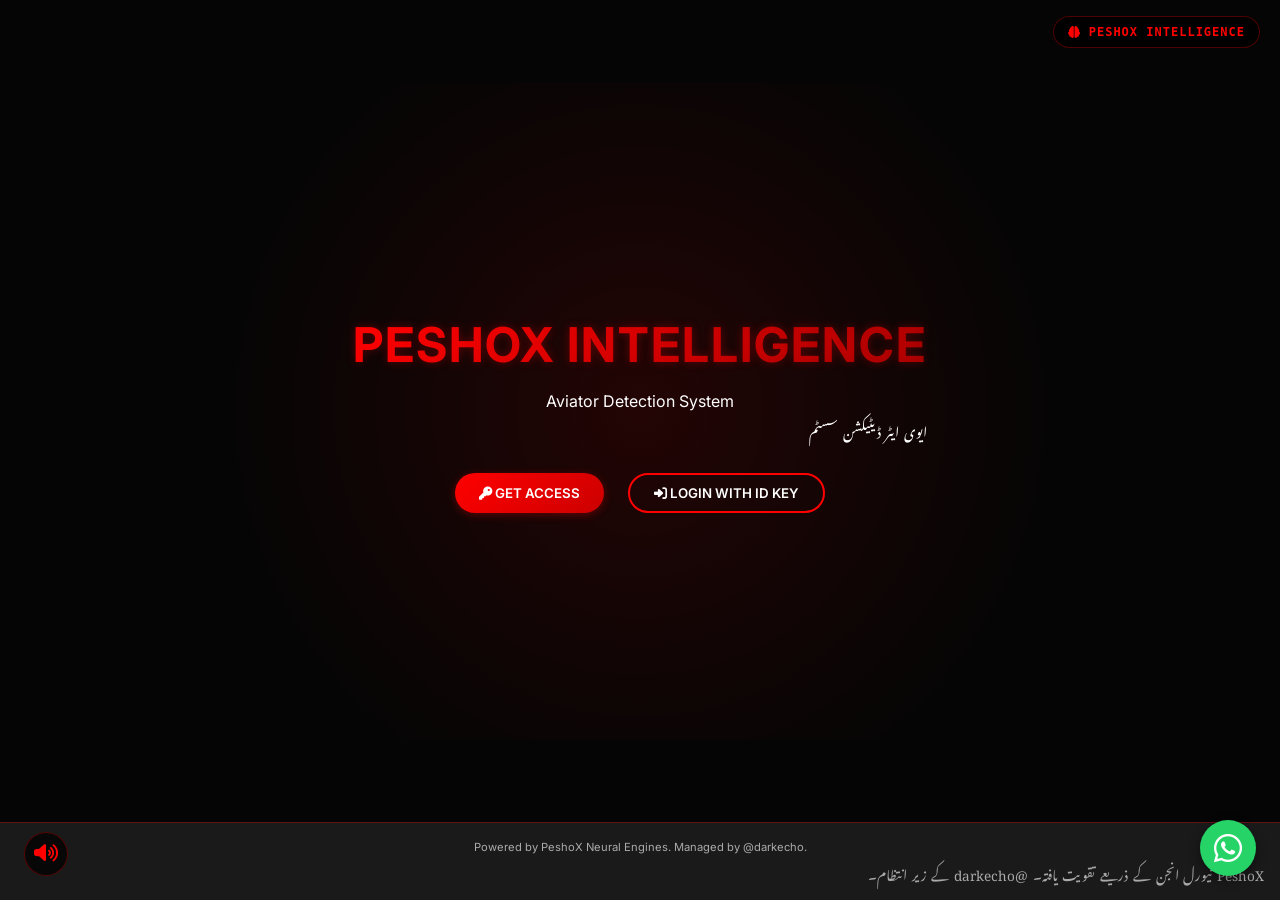
<file: setup/profile-setup.html>
<!DOCTYPE html>
<html lang="en">
<head>
    <meta charset="UTF-8">
    <meta name="viewport" content="width=device-width, initial-scale=1.0, user-scalable=yes">
    <title>PeshoX Intelligence | Identity Setup</title>
    <!-- Global assets -->
    <link rel="stylesheet" href="/assets/css/global.css">
    <link rel="stylesheet" href="https://cdnjs.cloudflare.com/ajax/libs/font-awesome/6.5.1/css/all.min.css">
    <!-- Page-specific CSS -->
    <link rel="stylesheet" href="profile-setup.css">
    <!-- Global JS -->
    <script src="/assets/js/global.js" defer></script>
    <!-- Page-specific JS -->
    <script src="profile-setup.js" defer></script>
</head>
<body>
    <div class="main-content setup-container">
        <div class="setup-card">
            <h1><i class="fas fa-id-card"></i> Identification Protocol</h1>

            <!-- Progress Steps Indicator -->
            <div class="progress-wrapper">
                <div class="step-progress">
                    <div class="progress-fill" id="progressFill" style="width: 0%;"></div>
                </div>
                <div class="step-labels">
                    <span class="step-label" data-step="0">1. Identity</span>
                    <span class="step-label" data-step="1">2. Platform</span>
                    <span class="step-label" data-step="2">3. Invite</span>
                    <span class="step-label" data-step="3">4. Mobile</span>
                    <span class="step-label" data-step="4">5. Security</span>
                    <span class="step-label" data-step="5">6. Legal</span>
                </div>
            </div>

            <!-- Step 1: Identity (Name) -->
            <div class="step-container active" id="step0">
                <div class="step-icon"><i class="fas fa-user"></i></div>
                <div class="bilingual">
                    <span class="english-text">Enter your first and last name</span>
                    <span class="urdu-text">اپنا پہلا اور آخری نام درج کریں</span>
                </div>
                <div class="input-group">
                    <input type="text" id="firstName" placeholder="First Name / پہلا نام">
                    <input type="text" id="lastName" placeholder="Last Name / آخری نام" style="margin-top: 0.75rem;">
                </div>
                <button class="next-step btn-primary"><i class="fas fa-arrow-right"></i> Next</button>
            </div>

            <!-- Step 2: Aviator Platform (40+ options) -->
            <div class="step-container" id="step1">
                <div class="step-icon"><i class="fas fa-plane"></i></div>
                <div class="bilingual">
                    <span class="english-text">Select your Aviator platform</span>
                    <span class="urdu-text">اپنا ایوی ایٹر پلیٹ فارم منتخب کریں</span>
                </div>
                <select id="aviatorSelect" size="8" class="platform-select">
                    <!-- Populated by JS -->
                </select>
                <div class="step-buttons">
                    <button class="prev-step btn-secondary"><i class="fas fa-arrow-left"></i> Back</button>
                    <button class="next-step btn-primary">Next <i class="fas fa-arrow-right"></i></button>
                </div>
            </div>

            <!-- Step 3: Invitation Link (optional) -->
            <div class="step-container" id="step2">
                <div class="step-icon"><i class="fas fa-link"></i></div>
                <div class="bilingual">
                    <span class="english-text">Invitation link (optional)</span>
                    <span class="urdu-text">دعوتی لنک (اختیاری)</span>
                </div>
                <input type="url" id="inviteLink" placeholder="https://...">
                <div class="step-buttons">
                    <button class="prev-step btn-secondary"><i class="fas fa-arrow-left"></i> Back</button>
                    <button class="skip-step btn-secondary">Skip <i class="fas fa-forward"></i></button>
                    <button class="next-step btn-primary">Next <i class="fas fa-arrow-right"></i></button>
                </div>
            </div>

            <!-- Step 4: Mobile Number (Pakistan strict) -->
            <div class="step-container" id="step3">
                <div class="step-icon"><i class="fas fa-phone"></i></div>
                <div class="bilingual">
                    <span class="english-text">Mobile number (include country code)</span>
                    <span class="urdu-text">موبائل نمبر (کنٹری کوڈ کے ساتھ)</span>
                </div>
                <input type="tel" id="mobileNumber" placeholder="+92xxxxxxxxxx">
                <div class="step-buttons">
                    <button class="prev-step btn-secondary"><i class="fas fa-arrow-left"></i> Back</button>
                    <button class="next-step btn-primary">Next <i class="fas fa-arrow-right"></i></button>
                </div>
            </div>

            <!-- Step 5: Password & Confirm (min 8 chars, no incorrect loop) -->
            <div class="step-container" id="step4">
                <div class="step-icon"><i class="fas fa-lock"></i></div>
                <div class="bilingual">
                    <span class="english-text">Set a strong password (min 8 characters)</span>
                    <span class="urdu-text">مضبوط پاس ورڈ بنائیں (کم از کم 8 حروف)</span>
                </div>
                <input type="password" id="password" placeholder="Password / پاس ورڈ">
                <input type="password" id="confirmPassword" placeholder="Confirm Password / پاس ورڈ کی تصدیق" style="margin-top: 0.75rem;">
                <div class="step-buttons">
                    <button class="prev-step btn-secondary"><i class="fas fa-arrow-left"></i> Back</button>
                    <button class="next-step btn-primary">Next <i class="fas fa-arrow-right"></i></button>
                </div>
            </div>

            <!-- Step 6: Legal & Final -->
            <div class="step-container" id="step5">
                <div class="step-icon"><i class="fas fa-shield-alt"></i></div>
                <div class="legal-box">
                    <div class="bilingual">
                        <span class="english-text">Your data is end‑to‑end encrypted. Our servers do not store or see your actual external account details. This environment is 100% secure.</span>
                        <span class="urdu-text">آپ کا ڈیٹا اینڈ ٹو اینڈ انکرپٹڈ ہے۔ ہمارے سرورز آپ کی حقیقی اکاؤنٹ تفصیلات کو محفوظ یا نہیں دیکھتے۔ یہ ماحول 100% محفوظ ہے۔</span>
                    </div>
                </div>
                <div class="terms-links">
                    <i class="fas fa-file-alt"></i> <a href="/legal/privacy.html" target="_blank">Privacy Policy</a> &nbsp;|&nbsp;
                    <a href="/legal/terms.html" target="_blank">Terms & Conditions</a>
                </div>
                <div class="checkbox-group">
                    <input type="checkbox" id="agreeCheckbox">
                    <label for="agreeCheckbox">I confirm that I have read the Privacy Policy and Terms & Conditions.</label>
                </div>
                <div class="step-buttons">
                    <button class="prev-step btn-secondary"><i class="fas fa-arrow-left"></i> Back</button>
                    <button id="proceedBtn" class="btn-primary" disabled>PROCEED <i class="fas fa-check-circle"></i></button>
                </div>
            </div>
        </div>
    </div>
</body>
              </html>
</file>
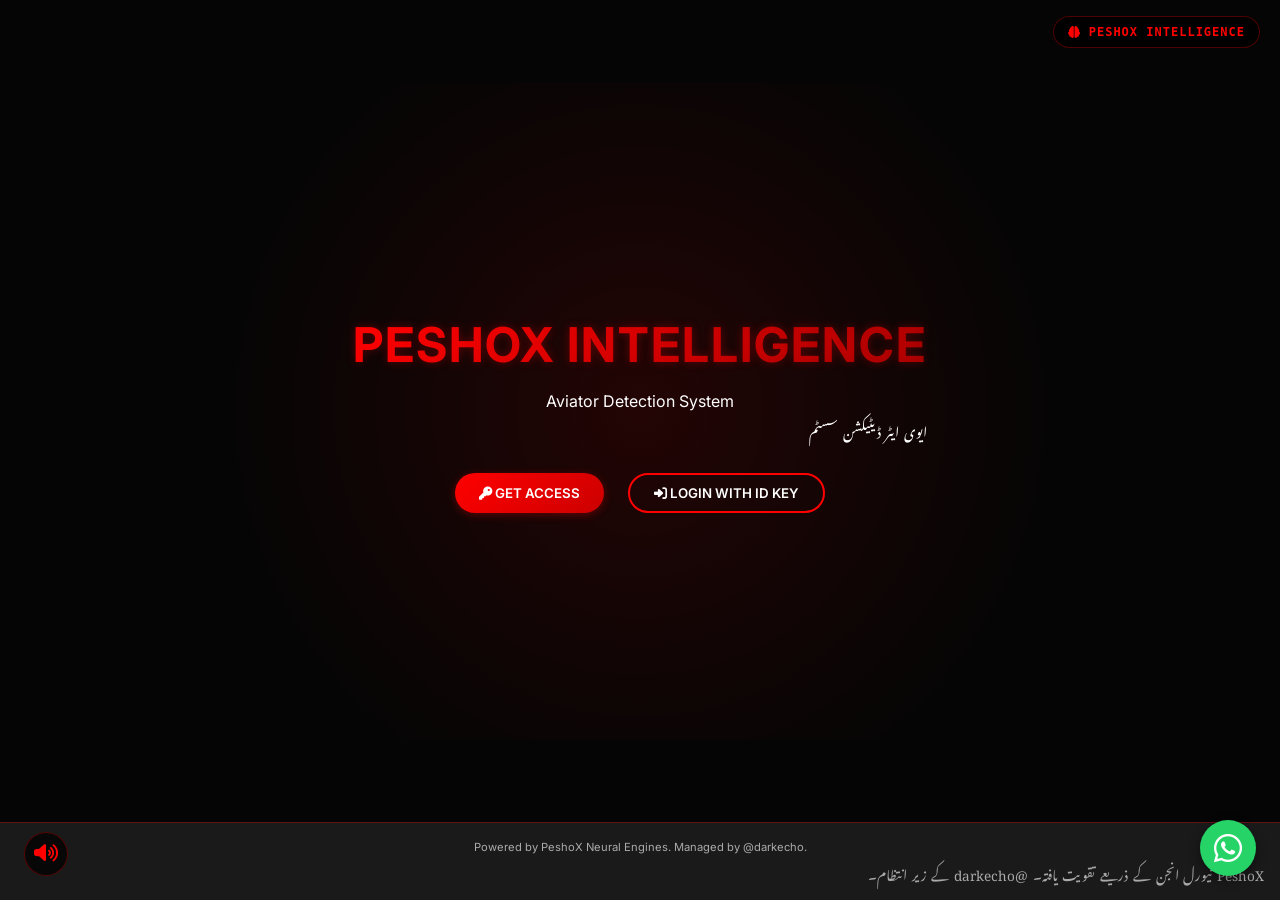
<file: user/invite-earn.html>
<!DOCTYPE html>
<html lang="en">
<head>
    <meta charset="UTF-8">
    <meta name="viewport" content="width=device-width, initial-scale=1.0, user-scalable=yes">
    <title>PeshoX Intelligence | Invite & Earn</title>
    <!-- Global assets -->
    <link rel="stylesheet" href="/assets/css/global.css">
    <link rel="stylesheet" href="https://cdnjs.cloudflare.com/ajax/libs/font-awesome/6.5.1/css/all.min.css">
    <!-- Page-specific CSS -->
    <link rel="stylesheet" href="invite-earn.css">
    <!-- Global JS -->
    <script src="/assets/js/global.js" defer></script>
    <!-- Page-specific JS -->
    <script src="invite-earn.js" defer></script>
</head>
<body>
    <div class="main-content invite-container">
        <div class="invite-card">
            <h1><i class="fas fa-chart-line"></i> Invite & Earn</h1>

            <!-- Progress Tracker -->
            <div class="progress-section">
                <div class="bilingual">
                    <span class="english-text">Verification Progress</span>
                    <span class="urdu-text">تصدیق کی پیشرفت</span>
                </div>
                <div class="progress-bar-container">
                    <div class="progress-fill" id="progressFill" style="width: 0%;"></div>
                </div>
                <div class="progress-counter" id="progressCounter">Shares: 0 / 5</div>
                <div class="bilingual note">
                    <span class="english-text">Share with 5 friends to unlock your 5,000 PKR Bonus.</span>
                    <span class="urdu-text">اپنا 5,000 PKR بونس حاصل کرنے کے لیے 5 دوستوں کے ساتھ شیئر کریں۔</span>
                </div>
            </div>

            <!-- Bonus Chest Icon -->
            <div class="chest-container" id="chestContainer">
                <i class="fas fa-box" id="chestIcon"></i>
                <span id="chestText" class="chest-text">Locked</span>
            </div>

            <!-- Share Actions -->
            <div class="share-actions">
                <button id="whatsappShareBtn" class="whatsapp-share">
                    <i class="fab fa-whatsapp"></i> SHARE ON WHATSAPP
                </button>
            </div>

            <!-- Cooldown Timer (hidden initially) -->
            <div id="cooldownArea" class="cooldown-area" style="display: none;">
                <div class="bilingual">
                    <span class="english-text">Next reward available in:</span>
                    <span class="urdu-text">اگلا انعام دستیاب ہوگا:</span>
                </div>
                <div id="cooldownTimer" class="cooldown-timer">00:00:00</div>
            </div>
        </div>
    </div>
</body>
</html>
</file>
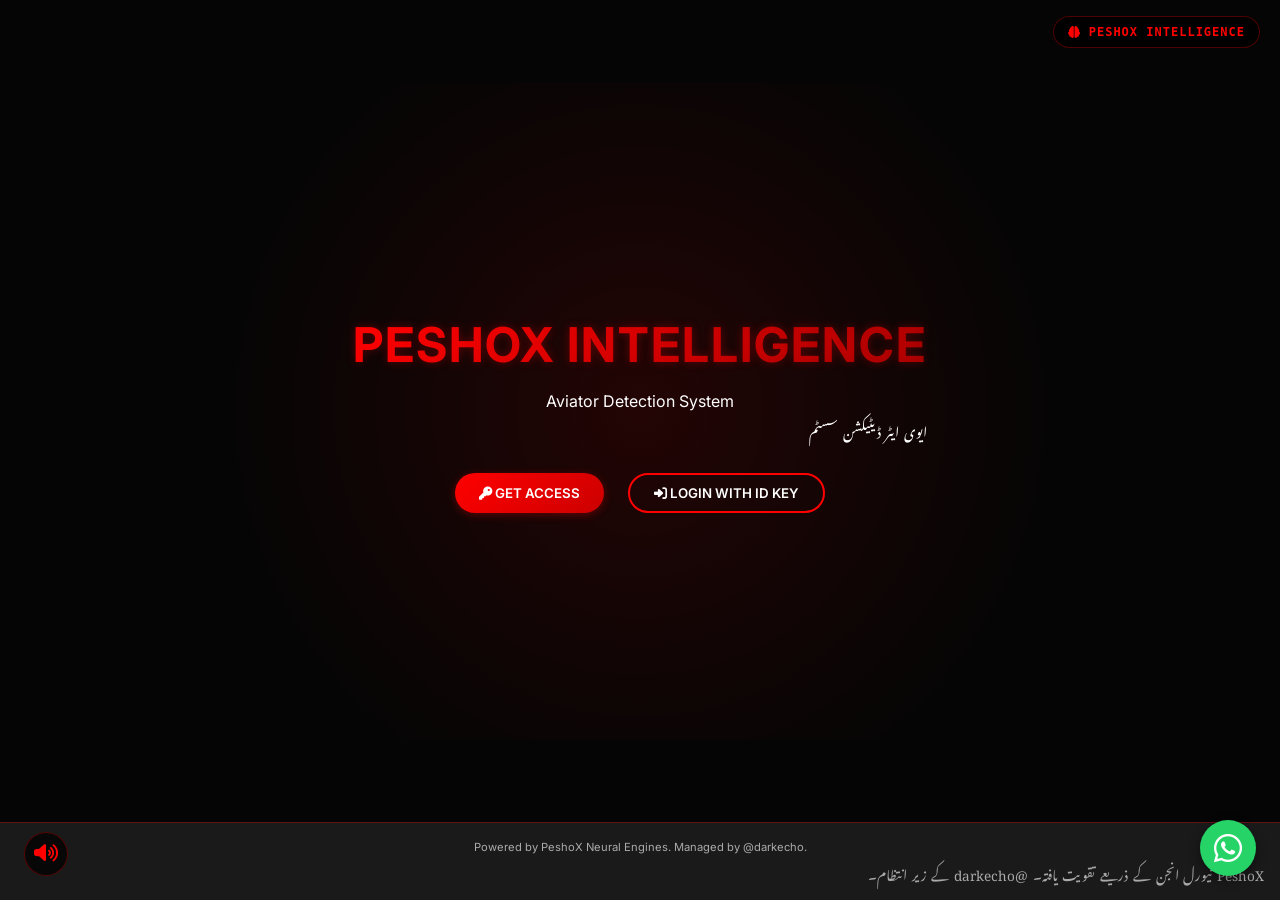
<file: user/profile.html>
<!DOCTYPE html>
<html lang="en">
<head>
    <meta charset="UTF-8">
    <meta name="viewport" content="width=device-width, initial-scale=1.0, user-scalable=yes">
    <title>PeshoX Intelligence | Profile Hub</title>
    <link rel="stylesheet" href="/assets/css/global.css">
    <link rel="stylesheet" href="https://cdnjs.cloudflare.com/ajax/libs/font-awesome/6.5.1/css/all.min.css">
    <link rel="stylesheet" href="profile.css">
    <script src="/assets/js/global.js" defer></script>
    <script src="profile.js" defer></script>
</head>
<body>
    <div class="main-content profile-container">
        <!-- Wallet Card -->
        <div class="wallet-card">
            <div class="wallet-icon">
                <i class="fas fa-wallet"></i>
            </div>
            <div class="wallet-info">
                <div class="bilingual">
                    <span class="english-text">Total Earnings</span>
                    <span class="urdu-text">کل آمدنی</span>
                </div>
                <div class="wallet-balance" id="walletBalance">0 PKR</div>
                <div class="bilingual">
                    <span class="english-text"> Balance </span>
                    <span class="urdu-text"> بیلنس </span>
                </div>
            </div>
        </div>

        <!-- VIP Timer Card -->
        <div class="timer-card">
            <h3><i class="fas fa-hourglass-half"></i> Subscription Status</h3>
            <div class="plan-name" id="planName">Free</div>
            <div class="timer-display" id="timerDisplay">Inactive</div>
            <div class="progress-ring-timer">
                <canvas id="timerCanvas" width="70" height="70"></canvas>
            </div>
        </div>

        <!-- Account Settings -->
        <div class="settings-card">
            <h2><i class="fas fa-sliders-h"></i> Account Settings</h2>
            <div class="form-group">
                <label><i class="fas fa-user"></i> First Name</label>
                <input type="text" id="firstNameInput" placeholder="First Name">
            </div>
            <div class="form-group">
                <label><i class="fas fa-user"></i> Last Name</label>
                <input type="text" id="lastNameInput" placeholder="Last Name">
            </div>
            <div class="form-group">
                <label><i class="fas fa-gamepad"></i> Aviator Platform</label>
                <select id="aviatorSelect" class="platform-select">
                    <!-- Populated by JS -->
                </select>
            </div>
            <button id="saveChangesBtn" class="btn-primary"><i class="fas fa-save"></i> SAVE CHANGES</button>
            <button id="copyIdKeyBtn" class="btn-secondary"><i class="fas fa-copy"></i> COPY ID KEY</button>
        </div>

        <!-- Navigation Buttons (with new VIP Plans and Withdraw) -->
        <div class="nav-buttons">
            <button id="vipPlansBtn" class="btn-primary"><i class="fas fa-crown"></i> VIP PLANS</button>
            <button id="withdrawBtn" class="btn-danger"><i class="fas fa-money-bill-wave"></i> WITHDRAW WALLET FUNDS</button>
            <button id="logoutBtn" class="btn-danger"><i class="fas fa-sign-out-alt"></i> LOGOUT</button>
        </div>
    </div>

    <!-- Centered confirmation modal for logout -->
    <div id="logoutModal" class="modal-overlay" style="display: none;">
        <div class="modal-container">
            <h3><i class="fas fa-question-circle"></i> Confirm Logout</h3>
            <div class="bilingual">
                <span class="english-text">Are you sure you want to logout?</span>
                <span class="urdu-text">کیا آپ واقعی لاگ آؤٹ کرنا چاہتے ہیں؟</span>
            </div>
            <div class="modal-buttons">
                <button id="logoutCancelBtn" class="btn-secondary">Cancel</button>
                <button id="logoutConfirmBtn" class="btn-primary">Logout</button>
            </div>
        </div>
    </div>
</body>
</html>
</file>
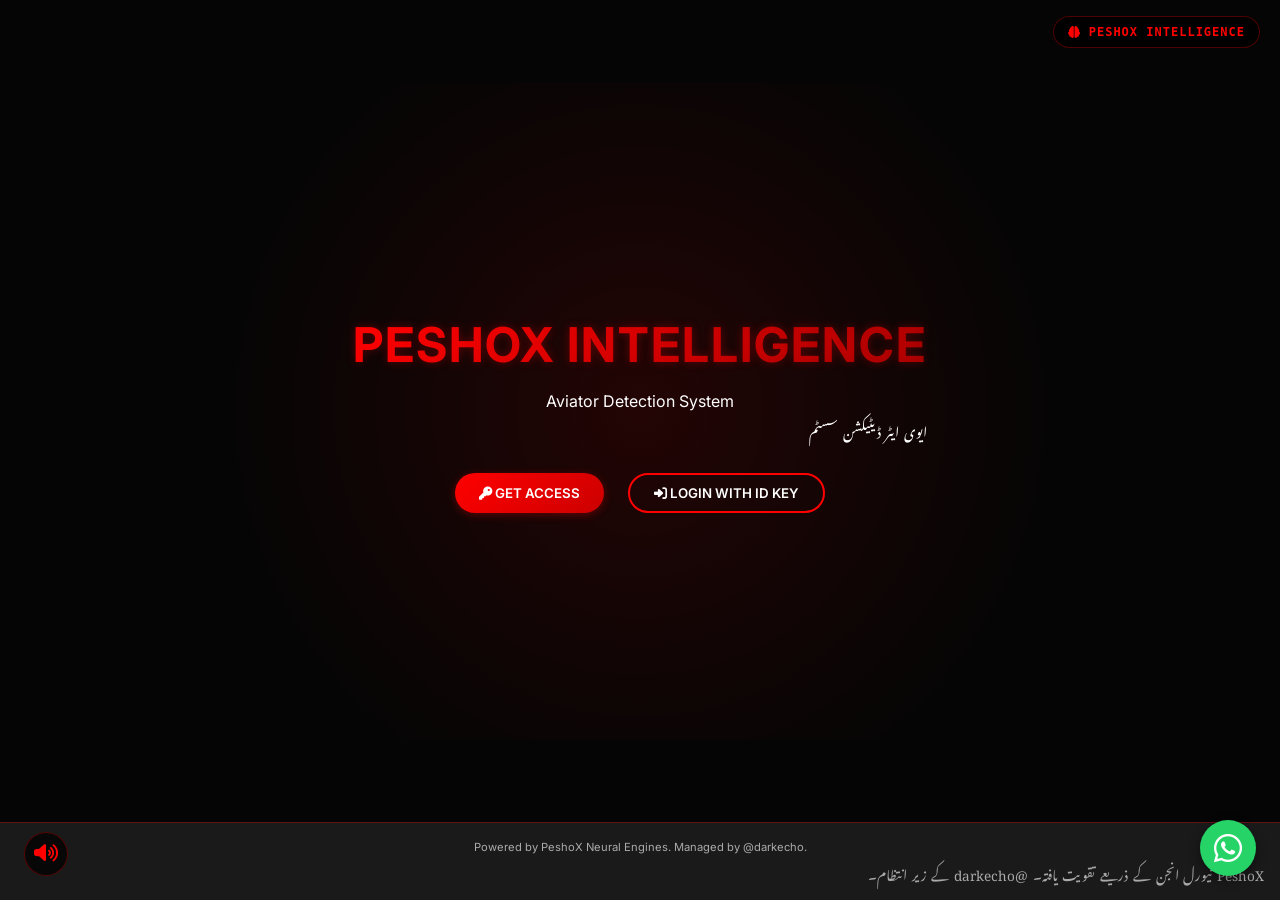
<file: vip/access-plans.html>
<!DOCTYPE html>
<html lang="en">
<head>
    <meta charset="UTF-8">
    <meta name="viewport" content="width=device-width, initial-scale=1.0, user-scalable=yes">
    <title>PeshoX Intelligence | VIP Gateway</title>
    <!-- Global assets -->
    <link rel="stylesheet" href="/assets/css/global.css">
    <link rel="stylesheet" href="https://cdnjs.cloudflare.com/ajax/libs/font-awesome/6.5.1/css/all.min.css">
    <!-- Page-specific CSS -->
    <link rel="stylesheet" href="/vip/access-plans.css">
    <!-- Global JS -->
    <script src="/assets/js/global.js" defer></script>
    <!-- Page-specific JS -->
    <script src="/vip/access-plans.js" defer></script>
</head>
<body>
    <div class="main-content plans-container">
        <h1><i class="fas fa-crown"></i> VIP Gateway</h1>

        <!-- Plan Cards (Basic, Standard, Premium) -->
        <div class="plans-stack">
            <!-- Basic Plan (30 minutes - 10,000 PKR) -->
            <div class="plan-card basic">
                <div class="plan-header">
                    <h2>BASIC</h2>
                    <div class="price">10,000 PKR</div>
                    <div class="duration bilingual">
                        <span class="english-text">30 Minutes Access</span>
                        <span class="urdu-text">30 منٹ کی رسائی</span>
                    </div>
                    <div class="features">
                        <div><i class="fas fa-check-circle"></i> <span class="english-text">Real-time radar</span> <span class="urdu-text">ریئل ٹائم ریڈار</span></div>
                        <div><i class="fas fa-check-circle"></i> <span class="english-text">Basic prediction engine</span> <span class="urdu-text">بنیادی پیشن گوئی انجن</span></div>
                    </div>
                </div>
                <button class="select-plan-btn" data-plan="basic">SELECT PLAN</button>
            </div>

            <!-- Standard Plan (1 hour - 17,000 PKR) -->
            <div class="plan-card standard">
                <div class="plan-header">
                    <h2>STANDARD</h2>
                    <div class="price">17,000 PKR</div>
                    <div class="duration bilingual">
                        <span class="english-text">1 Hour Access</span>
                        <span class="urdu-text">1 گھنٹے کی رسائی</span>
                    </div>
                    <div class="features">
                        <div><i class="fas fa-check-circle"></i> <span class="english-text">Full radar suite</span> <span class="urdu-text">مکمل ریڈار سوٹ</span></div>
                        <div><i class="fas fa-check-circle"></i> <span class="english-text">Priority signal processing</span> <span class="urdu-text">ترجیحی سگنل پروسیسنگ</span></div>
                    </div>
                </div>
                <button class="select-plan-btn" data-plan="standard">SELECT PLAN</button>
            </div>

            <!-- Premium Plan (2 hours - 33,000 PKR) with Most Popular tag -->
            <div class="plan-card premium">
                <div class="ribbon">MOST POPULAR</div>
                <div class="plan-header">
                    <h2>PREMIUM</h2>
                    <div class="price">33,000 PKR</div>
                    <div class="duration bilingual">
                        <span class="english-text">2 Hours Access</span>
                        <span class="urdu-text">2 گھنٹے کی رسائی</span>
                    </div>
                    <div class="features">
                        <div><i class="fas fa-check-circle"></i> <span class="english-text">Unlimited predictions</span> <span class="urdu-text">لامحدود پیشن گوئیاں</span></div>
                        <div><i class="fas fa-check-circle"></i> <span class="english-text">VIP support channel</span> <span class="urdu-text">VIP سپورٹ چینل</span></div>
                        <div><i class="fas fa-check-circle"></i> <span class="english-text">Early access to features</span> <span class="urdu-text">فیچرز تک جلد رسائی</span></div>
                    </div>
                </div>
                <button class="select-plan-btn" data-plan="premium">SELECT PLAN</button>
            </div>
        </div>

        <!-- Protocol Activation Section -->
        <div class="activation-section">
            <h3><i class="fas fa-key"></i> Protocol Activation</h3>
            <div class="bilingual">
                <span class="english-text">If you have already paid, paste your unique access key above to unlock the radar.</span>
                <span class="urdu-text">اگر آپ پہلے ہی ادائیگی کر چکے ہیں تو ریڈار کھولنے کے لیے اپنی منفرد کلید اوپر پیسٹ کریں۔</span>
            </div>
            <div class="key-input-group">
                <input type="text" id="accessKeyInput" placeholder="PASTE ACCESS KEY HERE">
                <button id="activateKeyBtn" class="btn-primary">ACTIVATE KEY</button>
            </div>
        </div>

        <!-- User Feedback (Review Feed) -->
        <div class="reviews-section">
            <h2><i class="fas fa-star"></i> User Feedback</h2>
            <div class="reviews-feed" id="reviewsFeed">
                <!-- Reviews will be injected via JavaScript -->
            </div>
        </div>
    </div>
</body>
              </html>
</file>
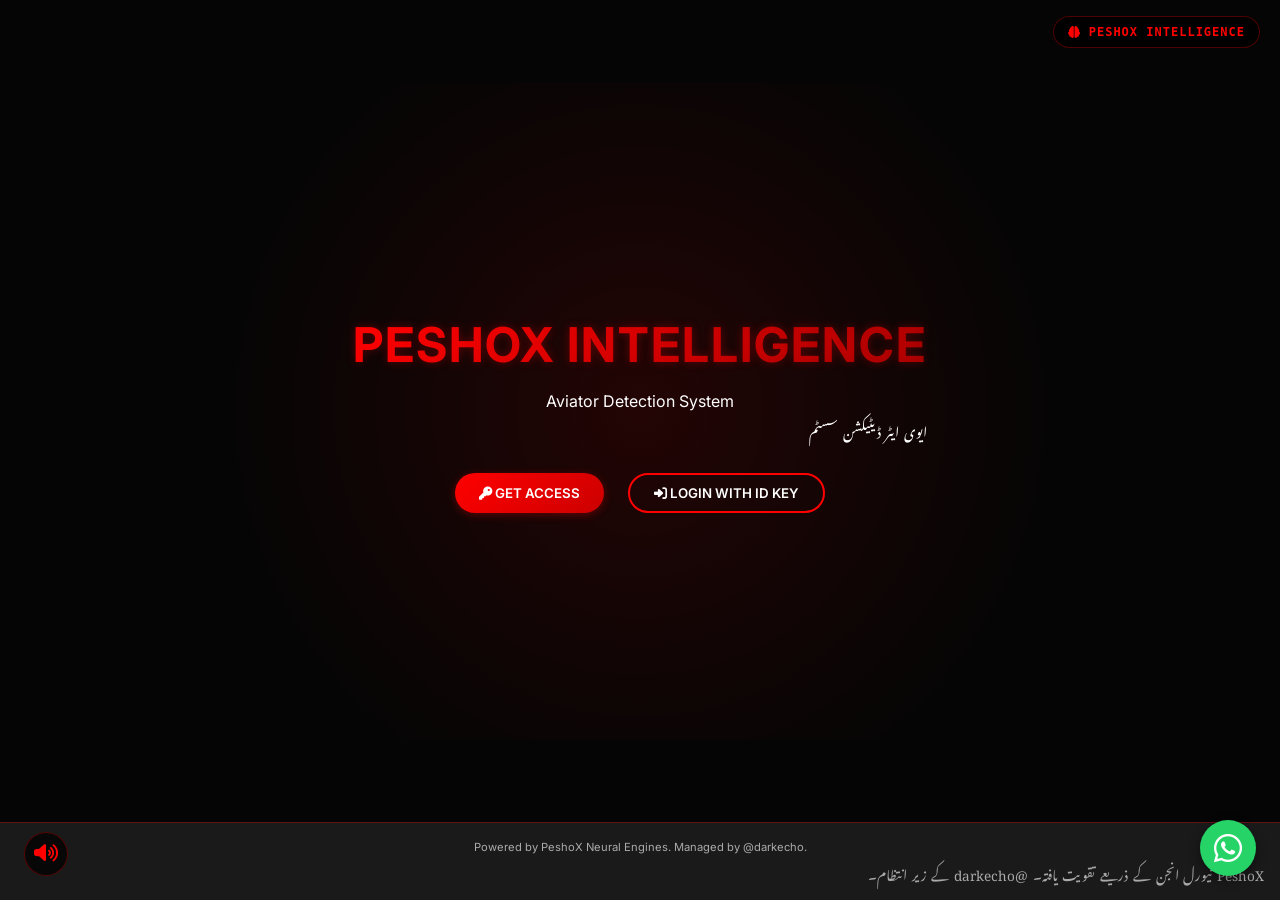
<file: vip/payment.html>
<!DOCTYPE html>
<html lang="en">
<head>
    <meta charset="UTF-8">
    <meta name="viewport" content="width=device-width, initial-scale=1.0, user-scalable=yes">
    <title>PeshoX Intelligence | Secure Payment</title>
    <!-- Global assets -->
    <link rel="stylesheet" href="/assets/css/global.css">
    <link rel="stylesheet" href="https://cdnjs.cloudflare.com/ajax/libs/font-awesome/6.5.1/css/all.min.css">
    <!-- Page-specific CSS -->
    <link rel="stylesheet" href="payment.css">
    <!-- Global JS -->
    <script src="/assets/js/global.js" defer></script>
    <!-- Page-specific JS -->
    <script src="payment.js" defer></script>
</head>
<body>
    <div class="main-content payment-container">
        <h1><i class="fas fa-shield-alt"></i> Secure Payment Gateway</h1>

        <!-- Methods Grid -->
        <div class="methods-grid">
            <div class="method-card" data-method="bank">
                <i class="fas fa-building-columns"></i>
                <span>Bank Transfer</span>
                <div class="status-dot red"></div>
                <span class="status-text">Offline</span>
            </div>
            <div class="method-card" data-method="easypaisa">
                <i class="fas fa-mobile-alt"></i>
                <span>Easypaisa</span>
                <div class="status-dot green pulse"></div>
                <span class="status-text">Online</span>
            </div>
            <div class="method-card" data-method="jazzcash">
                <i class="fas fa-wallet"></i>
                <span>JazzCash</span>
                <div class="status-dot red"></div>
                <span class="status-text">Offline</span>
            </div>
            <div class="method-card" data-method="paypal">
                <i class="fab fa-paypal"></i>
                <span>PayPal</span>
                <div class="status-dot red"></div>
                <span class="status-text">Offline</span>
            </div>
            <div class="method-card" data-method="google">
                <i class="fab fa-google-wallet"></i>
                <span>Google Wallet</span>
                <div class="status-dot red"></div>
                <span class="status-text">Offline</span>
            </div>
        </div>

        <!-- Easypaisa Workflow (hidden until selected) -->
        <div id="paymentWorkflow" class="payment-workflow" style="display: none;">
            <!-- Connection Loader (4 seconds) -->
            <div id="connectorLoader" class="modal-overlay" style="display: none;">
                <div class="modal-container">
                    <div class="loader-spinner"></div>
                    <div class="bilingual">
                        <span class="english-text">Connecting to Secure Gateway...</span>
                        <span class="urdu-text">محفوظ گیٹ وے سے منسلک ہو رہا ہے...</span>
                    </div>
                </div>
            </div>

            <!-- Payment Details (shown after connection) -->
            <div id="paymentDetails" style="display: none;">
                <div class="details-box">
                    <div class="bilingual">
                        <span class="english-text"><i class="fas fa-user-check"></i> Account: <strong id="easypaisaNumber">03469393997</strong> (Verified Merchant)</span>
                        <span class="urdu-text"><i class="fas fa-user-check"></i> اکاؤنٹ: <strong id="easypaisaNumberUrdu">03469393997</strong> (مصدقہ تاجر)</span>
                    </div>
                    <div class="bilingual">
                        <span class="english-text">Amount to send: <strong id="amountDisplay">0 PKR</strong></span>
                        <span class="urdu-text">بھیجی جانے والی رقم: <strong id="amountDisplayUrdu">0 PKR</strong></span>
                    </div>
                    <div class="bilingual">
                        <span class="english-text">After sending, copy the TRX ID from your SMS and paste below.</span>
                        <span class="urdu-text">بھیجنے کے بعد، اپنے SMS سے TRX ID کاپی کریں اور نیچے پیسٹ کریں۔</span>
                    </div>
                </div>
                <div class="trx-group">
                    <input type="text" id="trxInput" placeholder="Enter TRX ID">
                    <button id="confirmPaymentBtn" class="btn-primary">CONFIRM PAYMENT</button>
                </div>
                <div id="verificationLoader" class="loader-area" style="display: none;">
                    <div class="loader-spinner"></div>
                    <div id="verifMsg" class="bilingual">
                        <span class="english-text">Verifying TRX...</span>
                        <span class="urdu-text">ٹی آر ایکس کی تصدیق ہو رہی ہے...</span>
                    </div>
                </div>
                <div id="successArea" class="success-area" style="display: none;">
                    <div class="glow-green-box">
                        <i class="fas fa-circle-check"></i> <strong>PAYMENT CONFIRMED</strong>
                        <div class="bilingual">
                            <span class="english-text">Your Access Key:</span>
                            <span class="urdu-text">آپ کی رسائی کلید:</span>
                        </div>
                        <code id="generatedKeyDisplay" class="key-code"></code><br>
                        <button id="copyKeyBtn" class="btn-small"><i class="fas fa-copy"></i> COPY KEY</button>
                        <button id="backToDashboardBtn" class="btn-secondary"><i class="fas fa-arrow-left"></i> BACK TO DASHBOARD</button>
                    </div>
                </div>
            </div>
        </div>
    </div>
</body>
</html>
</file>
<file: assets/css/global.css>
/* ========== GLOBAL DARK THEME – PeshoX Intelligence ========== */
@import url('https://fonts.googleapis.com/css2?family=Inter:opsz,wght@14..32,400;14..32,500;14..32,600;14..32,700&family=Noto+Nastaliq+Urdu:wght@400;500;700&display=swap');

:root {
    --bg-deep: #050505;
    --bg-card: #1a1a1a;
    --bg-input: #0f0f0f;
    --neon-red: #ff0000;
    --neon-red-glow: rgba(255, 0, 0, 0.4);
    --text-white: #ffffff;
    --text-muted: #aaaaaa;
    --border-red: rgba(255, 0, 0, 0.3);
}

* {
    margin: 0;
    padding: 0;
    box-sizing: border-box;
    outline: none;
    -webkit-tap-highlight-color: transparent;
}

body {
    background-color: var(--bg-deep);
    color: var(--text-white);
    font-family: 'Inter', 'Segoe UI', system-ui, sans-serif;
    min-height: 100vh;
    display: flex;
    flex-direction: column;
    line-height: 1.5;
}

.main-content {
    flex: 1;
    padding: 2rem 1.5rem;
    max-width: 1400px;
    margin: 0 auto;
    width: 100%;
    animation: fadeIn 0.3s ease;
}

/* ---------- Bilingual & Urdu Fix ---------- */
.bilingual {
    display: flex;
    flex-direction: column;
    gap: 0.25rem;
}
.english-text {
    font-family: 'Inter', sans-serif;
}
.urdu-text {
    font-family: 'Noto Nastaliq Urdu', 'Segoe UI', system-ui, sans-serif;
    font-size: 0.85rem;
    line-height: 1.8;
    word-spacing: 0.2em;
    direction: rtl;
    text-align: right;
}

/* ---------- Buttons (No rectangular outline) ---------- */
button, .btn-primary, .btn-secondary, .btn-small, .btn-danger {
    background: linear-gradient(135deg, var(--neon-red), #cc0000);
    border: none;
    color: white;
    font-weight: 600;
    padding: 10px 24px;
    border-radius: 40px;
    font-family: 'Inter', sans-serif;
    cursor: pointer;
    transition: transform 0.2s, box-shadow 0.2s;
    box-shadow: 0 2px 8px rgba(255, 0, 0, 0.3);
    outline: none;
    -webkit-tap-highlight-color: transparent;
}
button:focus, .btn-primary:focus, .btn-secondary:focus {
    outline: none;
    box-shadow: 0 0 0 2px var(--neon-red-glow);
}
button:hover {
    transform: translateY(-2px);
    box-shadow: 0 4px 12px rgba(255, 0, 0, 0.5);
}
.btn-secondary {
    background: transparent;
    border: 2px solid var(--neon-red);
    box-shadow: none;
}
.btn-secondary:hover {
    background: rgba(255, 0, 0, 0.15);
}
.btn-small {
    background: #333;
    padding: 5px 12px;
    font-size: 0.8rem;
}
.btn-danger {
    background: #8b0000;
}
.btn-danger:hover {
    background: #cc0000;
}

/* ---------- Inputs, Selects ---------- */
input, select, textarea {
    background-color: var(--bg-input);
    border: 1px solid var(--border-red);
    color: var(--text-white);
    padding: 10px 14px;
    border-radius: 12px;
    font-family: 'Inter', monospace;
    width: 100%;
    transition: 0.2s;
    outline: none;
}
input:focus, select:focus, textarea:focus {
    border-color: var(--neon-red);
    box-shadow: 0 0 0 2px var(--neon-red-glow);
}

/* ---------- Global Loader Overlay ---------- */
.global-loader-overlay {
    position: fixed;
    top: 0;
    left: 0;
    width: 100%;
    height: 100%;
    background: rgba(0, 0, 0, 0.85);
    backdrop-filter: blur(6px);
    display: flex;
    justify-content: center;
    align-items: center;
    z-index: 10000;
    visibility: hidden;
    opacity: 0;
    transition: 0.2s;
}
.global-loader-overlay.active {
    visibility: visible;
    opacity: 1;
}
.loader-container {
    background: var(--bg-card);
    border: 1px solid var(--neon-red);
    border-radius: 28px;
    padding: 2rem;
    text-align: center;
    min-width: 250px;
}
.loader-spinner {
    border: 3px solid #333;
    border-top: 3px solid var(--neon-red);
    border-radius: 50%;
    width: 48px;
    height: 48px;
    animation: spin 1s linear infinite;
    margin: 0 auto 1rem;
}
@keyframes spin {
    0% { transform: rotate(0deg); }
    100% { transform: rotate(360deg); }
}

/* ---------- Modal Overlay (Centered) ---------- */
.modal-overlay {
    position: fixed;
    top: 0;
    left: 0;
    width: 100%;
    height: 100%;
    background: rgba(0, 0, 0, 0.9);
    backdrop-filter: blur(4px);
    display: flex;
    justify-content: center;
    align-items: center;
    z-index: 10001;
    visibility: hidden;
    opacity: 0;
    transition: 0.2s;
}
.modal-overlay.active {
    visibility: visible;
    opacity: 1;
}
.modal-container {
    background: var(--bg-card);
    border: 1px solid var(--neon-red);
    border-radius: 28px;
    padding: 1.5rem;
    max-width: 450px;
    width: 90%;
    text-align: center;
    box-shadow: 0 0 30px rgba(255, 0, 0, 0.4);
}
.modal-container h3 {
    color: var(--neon-red);
    margin-bottom: 0.5rem;
}
.modal-buttons {
    display: flex;
    gap: 1rem;
    justify-content: center;
    margin-top: 1.2rem;
}

/* ---------- Branding (Top Right) ---------- */
.peshox-brand {
    position: fixed;
    top: 16px;
    right: 20px;
    z-index: 1000;
    background: rgba(0,0,0,0.7);
    backdrop-filter: blur(8px);
    padding: 6px 14px;
    border-radius: 40px;
    font-size: 0.75rem;
    font-weight: 600;
    letter-spacing: 1px;
    border: 1px solid var(--border-red);
    color: var(--neon-red);
    font-family: monospace;
    pointer-events: none;
}

/* ---------- WhatsApp Float ---------- */
.whatsapp-float {
    position: fixed;
    bottom: 24px;
    right: 24px;
    background-color: #25D366;
    width: 56px;
    height: 56px;
    border-radius: 50%;
    display: flex;
    align-items: center;
    justify-content: center;
    box-shadow: 0 4px 12px rgba(0,0,0,0.4);
    cursor: pointer;
    z-index: 1000;
    transition: transform 0.2s;
}
.whatsapp-float:hover {
    transform: scale(1.08);
}
.whatsapp-float i {
    font-size: 32px;
    color: white;
}

/* ---------- Footer ---------- */
.global-footer {
    background-color: var(--bg-card);
    border-top: 1px solid var(--border-red);
    text-align: center;
    padding: 1rem;
    font-size: 0.7rem;
    color: var(--text-muted);
    margin-top: auto;
}

/* ---------- Animations ---------- */
@keyframes fadeIn {
    from { opacity: 0; transform: translateY(8px); }
    to { opacity: 1; transform: translateY(0); }
}

/* ---------- Responsive ---------- */
@media (max-width: 768px) {
    .main-content {
        padding: 1rem;
    }
    .peshox-brand {
        font-size: 0.6rem;
        padding: 4px 10px;
        top: 12px;
        right: 12px;
    }
    .urdu-text {
        font-size: 0.8rem;
    }
  }
</file>
<file: index.css>
/* Landing page specific animations & hover effects */
.landing-container {
    display: flex;
    justify-content: center;
    align-items: center;
    min-height: 80vh;
    position: relative;
    overflow: hidden;
}

.hero-glow {
    position: absolute;
    width: 80%;
    height: 80%;
    background: radial-gradient(circle, rgba(255,0,0,0.12) 0%, rgba(0,0,0,0) 70%);
    top: 50%;
    left: 50%;
    transform: translate(-50%, -50%);
    pointer-events: none;
    animation: pulseGlow 3s infinite;
}

@keyframes pulseGlow {
    0% { opacity: 0.4; transform: translate(-50%, -50%) scale(0.98); }
    50% { opacity: 0.8; transform: translate(-50%, -50%) scale(1.02); }
    100% { opacity: 0.4; transform: translate(-50%, -50%) scale(0.98); }
}

.hero-content {
    text-align: center;
    z-index: 1;
    max-width: 800px;
    padding: 2rem;
}

.main-title {
    font-size: 3rem;
    letter-spacing: 2px;
    margin-bottom: 0.5rem;
    font-weight: 700;
    background: linear-gradient(135deg, #ff0000, #990000);
    -webkit-background-clip: text;
    background-clip: text;
    color: transparent;
    text-shadow: 0 0 10px rgba(255,0,0,0.3);
}

.button-group {
    display: flex;
    gap: 1.5rem;
    justify-content: center;
    flex-wrap: wrap;
    margin-top: 2rem;
}

/* Hover effects for VIP cockpit feel */
.btn-primary:hover, .btn-secondary:hover {
    transform: translateY(-3px) scale(1.02);
    box-shadow: 0 8px 25px rgba(255,0,0,0.4);
}

@media (max-width: 768px) {
    .main-title {
        font-size: 2rem;
    }
    .button-group {
        gap: 1rem;
    }
}
</file>
<file: auth/signup.css>
/* Key Generation specific styles */
.signup-container {
    display: flex;
    justify-content: center;
    align-items: center;
    min-height: 80vh;
}

.signup-card {
    background: var(--bg-card);
    border: 1px solid var(--border-red);
    border-radius: 28px;
    padding: 2rem;
    max-width: 650px;
    width: 100%;
    text-align: center;
    box-shadow: 0 0 25px rgba(255,0,0,0.2);
}

.signup-card h1 {
    font-size: 1.8rem;
    margin-bottom: 1rem;
    color: var(--neon-red);
}

.instructions-box {
    background: #1a0000;
    border-left: 4px solid var(--neon-red);
    padding: 1rem;
    border-radius: 12px;
    margin-bottom: 1.5rem;
    text-align: left;
}

.key-display-area {
    margin-top: 1.5rem;
    animation: fadeIn 0.3s ease;
}

.key-box {
    background: #0a0a0a;
    border: 1px solid #ff000044;
    border-radius: 16px;
    padding: 1rem;
    display: flex;
    align-items: center;
    justify-content: space-between;
    flex-wrap: wrap;
    gap: 1rem;
    margin-bottom: 1.5rem;
    box-shadow: 0 0 10px rgba(255,0,0,0.3);
}

.key-text {
    font-family: monospace;
    font-size: 0.75rem;
    word-break: break-all;
    color: #ff6666;
    flex: 1;
    background: #00000066;
    padding: 0.5rem;
    border-radius: 8px;
}

.paste-section {
    margin-bottom: 1.5rem;
}

.paste-section .bilingual {
    margin-bottom: 0.5rem;
    font-size: 0.85rem;
}

#pasteKeyInput {
    font-family: monospace;
    text-align: center;
    background: var(--bg-input);
}

#signupSubmitBtn:disabled {
    opacity: 0.5;
    cursor: not-allowed;
    background: #555;
    box-shadow: none;
}

/* Responsive */
@media (max-width: 600px) {
    .signup-card {
        padding: 1.2rem;
    }
    .key-box {
        flex-direction: column;
        align-items: stretch;
    }
}
</file>
<file: engine/dashboard.css>
/* Dashboard specific styles – Cockpit aesthetic */
.dashboard-container {
    min-height: 100vh;
    display: flex;
    flex-direction: column;
    background: radial-gradient(circle at 20% 30%, #0a0505, #010101);
    padding: 1rem;
}

/* Top Navigation */
.top-nav {
    display: flex;
    justify-content: space-between;
    align-items: center;
    background: rgba(0,0,0,0.7);
    backdrop-filter: blur(10px);
    border-bottom: 1px solid var(--border-red);
    padding: 0.8rem 2rem;
    border-radius: 16px;
    margin-bottom: 2rem;
    flex-wrap: wrap;
}
.logo-area {
    display: flex;
    align-items: center;
    gap: 1rem;
}
.logo-area i {
    font-size: 1.5rem;
    color: var(--neon-red);
}
.platform-name {
    font-weight: bold;
    font-size: 1rem;
    color: #ff8888;
}
.user-area {
    display: flex;
    align-items: center;
    gap: 1rem;
}
.user-name {
    font-family: monospace;
    font-weight: bold;
}
.badge {
    padding: 4px 12px;
    border-radius: 20px;
    font-size: 0.7rem;
    font-weight: bold;
    text-transform: uppercase;
}
.badge.free { background: #444; color: #aaa; }
.badge.basic { background: #666; color: white; }
.badge.standard { background: #ffd700; color: #1e1e1e; box-shadow: 0 0 6px gold; }
.badge.premium { background: #00bfff; color: white; box-shadow: 0 0 8px cyan; }
.icon-btn {
    background: #222;
    border: none;
    font-size: 1.2rem;
    padding: 6px 12px;
    border-radius: 30px;
    cursor: pointer;
    transition: 0.2s;
    color: white;
}
.icon-btn:hover { background: var(--neon-red); transform: scale(1.05); }

/* Main two columns */
.main-dashboard {
    display: grid;
    grid-template-columns: 1fr 1fr;
    gap: 2rem;
    margin-bottom: 2rem;
}
@media (max-width: 800px) {
    .main-dashboard { grid-template-columns: 1fr; }
}

.radar-card, .multiplier-card {
    background: #0a0a0acc;
    backdrop-filter: blur(4px);
    border: 1px solid var(--border-red);
    border-radius: 28px;
    padding: 1.5rem;
    text-align: center;
    box-shadow: 0 0 20px rgba(255,0,0,0.2);
}
.radar-card h3, .multiplier-card h3 {
    margin-bottom: 1rem;
    color: var(--neon-red);
}
#radarCanvas {
    width: 100%;
    max-width: 600px;
    height: auto;
    background: #030303;
    border-radius: 50%;
    box-shadow: 0 0 30px rgba(255,0,0,0.3);
}
.multiplier-display {
    font-size: 4rem;
    font-family: monospace;
    font-weight: bold;
    color: #ff3333;
    text-shadow: 0 0 8px red;
    margin: 1rem 0;
}
.predict-btn {
    font-size: 1.2rem;
    padding: 12px 24px;
    width: 80%;
    margin: 0.5rem auto;
    display: flex;
    align-items: center;
    justify-content: center;
    gap: 8px;
}
.predict-btn.disabled {
    opacity: 0.5;
    cursor: not-allowed;
    background: #555;
}
.predict-btn.cooldown {
    background: #444;
    cursor: wait;
}
.status-text {
    margin-top: 0.5rem;
    font-size: 0.85rem;
    color: #ff8888;
}
.invite-btn {
    background: #2a2a2a;
    border: 1px solid var(--neon-red);
    margin-top: 1rem;
    width: 80%;
}
.invite-btn:hover { background: #3a3a3a; }

/* Log Stream */
.log-stream {
    background: #0a0a0acc;
    border: 1px solid var(--border-red);
    border-radius: 20px;
    padding: 1rem;
    margin-top: 1rem;
}
.panel-header {
    font-weight: bold;
    color: var(--neon-red);
    border-bottom: 1px solid #ff000055;
    padding-bottom: 0.5rem;
    margin-bottom: 1rem;
}
.log-container {
    height: 200px;
    overflow-y: auto;
    font-family: monospace;
    font-size: 0.7rem;
    background: #00000066;
    padding: 0.5rem;
    border-radius: 8px;
}
.log-line {
    padding: 3px 0;
    border-bottom: 1px solid #ff000022;
    color: #0f0;
    white-space: nowrap;
    overflow-x: hidden;
    text-overflow: ellipsis;
}
</file>
<file: legal/legal.css>
/* Shared legal page styles */
.legal-container {
    display: flex;
    justify-content: center;
    align-items: center;
    min-height: 80vh;
    padding: 2rem;
}
.legal-card {
    background: var(--bg-card);
    border: 1px solid var(--border-red);
    border-radius: 28px;
    padding: 2rem;
    max-width: 900px;
    width: 100%;
    box-shadow: 0 0 25px rgba(255,0,0,0.2);
}
.legal-card h1 {
    text-align: center;
    color: var(--neon-red);
    margin-bottom: 1.5rem;
}
.legal-content section {
    margin-bottom: 1.5rem;
    border-left: 3px solid var(--neon-red);
    padding-left: 1rem;
}
.legal-content h2 {
    font-size: 1.2rem;
    margin-bottom: 0.5rem;
    color: #ff8888;
}
.legal-content p {
    margin: 0.3rem 0;
    line-height: 1.4;
}
.legal-footer {
    text-align: center;
    margin-top: 2rem;
}

/* Smaller Urdu text specifically for legal pages */
.legal-content .urdu-text {
    font-size: 0.7rem;
    line-height: 1.6;
    word-spacing: 0.2em;
}
</file>
<file: setup/profile-setup.css>
/* Profile Setup specific styles */
.setup-container {
    display: flex;
    justify-content: center;
    align-items: center;
    min-height: 80vh;
    padding: 1rem;
}

.setup-card {
    background: var(--bg-card);
    border: 1px solid var(--border-red);
    border-radius: 28px;
    padding: 2rem;
    width: 100%;
    max-width: 650px;
    box-shadow: 0 0 25px rgba(255,0,0,0.2);
}

.setup-card h1 {
    text-align: center;
    margin-bottom: 1.5rem;
    color: var(--neon-red);
    font-size: 1.6rem;
}

/* Progress indicator */
.progress-wrapper {
    margin-bottom: 2rem;
}
.step-progress {
    background: #333;
    border-radius: 20px;
    height: 6px;
    overflow: hidden;
    margin-bottom: 0.5rem;
}
.progress-fill {
    background: linear-gradient(90deg, #ff0000, #ff4444);
    width: 0%;
    height: 100%;
    transition: width 0.3s ease;
}
.step-labels {
    display: flex;
    justify-content: space-between;
    font-size: 0.65rem;
    color: var(--text-muted);
}
.step-label.active {
    color: var(--neon-red);
    font-weight: bold;
}

/* Step containers */
.step-container {
    display: none;
    animation: fadeIn 0.3s ease;
}
.step-container.active {
    display: block;
}
.step-icon {
    text-align: center;
    font-size: 2rem;
    color: var(--neon-red);
    margin-bottom: 1rem;
}
.input-group input, .step-container input, .step-container select {
    width: 100%;
    margin-bottom: 0.5rem;
}
.platform-select {
    width: 100%;
    background: var(--bg-input);
    border: 1px solid var(--border-red);
    border-radius: 12px;
    padding: 0.5rem;
    margin: 1rem 0;
    font-family: 'Inter', monospace;
}
.step-buttons {
    display: flex;
    gap: 1rem;
    margin-top: 1.5rem;
    justify-content: space-between;
}
.legal-box {
    background: #1a0000;
    border-left: 4px solid var(--neon-red);
    padding: 1rem;
    border-radius: 12px;
    margin: 1rem 0;
    font-size: 0.85rem;
}
.terms-links {
    margin: 1rem 0;
    text-align: center;
}
.terms-links a {
    color: #00aaff;
    text-decoration: underline;
}
.checkbox-group {
    display: flex;
    align-items: center;
    gap: 0.5rem;
    margin: 1rem 0;
}
.checkbox-group input {
    width: auto;
    transform: scale(1.2);
}
</file>
<file: user/invite-earn.css>
/* Invite & Earn specific styles */
.invite-container {
    display: flex;
    justify-content: center;
    align-items: center;
    min-height: 80vh;
    padding: 1rem;
}
.invite-card {
    background: var(--bg-card);
    border: 1px solid var(--border-red);
    border-radius: 32px;
    padding: 2rem;
    max-width: 650px;
    width: 100%;
    text-align: center;
    box-shadow: 0 0 25px rgba(255,0,0,0.2);
}
.invite-card h1 {
    color: var(--neon-red);
    margin-bottom: 1.5rem;
}

/* Progress Section */
.progress-section {
    background: #0a0a0a;
    border-radius: 24px;
    padding: 1.2rem;
    margin-bottom: 1.5rem;
}
.progress-bar-container {
    background: #333;
    border-radius: 20px;
    height: 12px;
    overflow: hidden;
    margin: 0.5rem 0;
}
.progress-fill {
    background: linear-gradient(90deg, #ff0000, #ff4444);
    width: 0%;
    height: 100%;
    transition: width 0.3s ease;
}
.progress-counter {
    font-size: 1.2rem;
    font-weight: bold;
    color: var(--neon-red);
    margin: 0.5rem 0;
}
.note {
    font-size: 0.8rem;
    color: var(--text-muted);
}

/* Chest Icon */
.chest-container {
    margin: 1rem 0;
}
#chestIcon {
    font-size: 3rem;
    color: #ffaa00;
    transition: 0.3s;
}
.chest-text {
    display: block;
    font-size: 0.8rem;
    color: #aaa;
}
.chest-container.unlocked #chestIcon {
    color: #00ff00;
    text-shadow: 0 0 10px #00ff00;
}
.chest-container.unlocked .chest-text {
    color: #00ff00;
    font-weight: bold;
}

/* Share Actions */
.share-actions {
    display: flex;
    flex-direction: column;
    gap: 1rem;
    margin-top: 1rem;
}
.whatsapp-share {
    background: #25D366;
    border: none;
    padding: 14px;
    font-size: 1.1rem;
    display: flex;
    align-items: center;
    justify-content: center;
    gap: 10px;
    border-radius: 40px;
    cursor: pointer;
    transition: 0.2s;
}
.whatsapp-share:hover {
    background: #20b859;
    transform: scale(1.02);
}
.whatsapp-share.disabled {
    opacity: 0.5;
    cursor: not-allowed;
    pointer-events: none;
}

/* Cooldown Area */
.cooldown-area {
    margin-top: 1rem;
    background: #1a0000;
    border-radius: 20px;
    padding: 0.8rem;
}
.cooldown-timer {
    font-family: monospace;
    font-size: 1.2rem;
    font-weight: bold;
    color: #ff8888;
}
</file>
<file: user/profile.css>
/* Profile page specific styles */
.profile-container {
    max-width: 800px;
    margin: 0 auto;
    padding: 1.5rem;
}

/* Wallet Card */
.wallet-card {
    background: linear-gradient(135deg, #0a2a0a, #051505);
    border: 1px solid #00ff00;
    border-radius: 28px;
    padding: 1.2rem;
    display: flex;
    align-items: center;
    gap: 1rem;
    margin-bottom: 1.5rem;
    box-shadow: 0 0 20px rgba(0,255,0,0.2);
}
.wallet-icon i {
    font-size: 2.5rem;
    color: #00ff00;
}
.wallet-info {
    flex: 1;
}
.wallet-balance {
    font-size: 1.8rem;
    font-weight: bold;
    color: #00ff88;
    font-family: monospace;
}

/* Timer Card */
.timer-card {
    background: var(--bg-card);
    border: 1px solid var(--border-red);
    border-radius: 28px;
    padding: 1rem;
    text-align: center;
    margin-bottom: 1.5rem;
    position: relative;
}
.plan-name {
    font-size: 1.2rem;
    font-weight: bold;
    color: #ff8888;
    margin-bottom: 0.3rem;
}
.timer-display {
    font-size: 1.3rem;
    font-family: monospace;
    font-weight: bold;
    color: #ff8888;
}
.progress-ring-timer {
    position: absolute;
    top: 1rem;
    right: 1rem;
}

/* Settings Card */
.settings-card {
    background: var(--bg-card);
    border: 1px solid var(--border-red);
    border-radius: 28px;
    padding: 1.5rem;
    margin-bottom: 1.5rem;
}
.settings-card h2 {
    margin-bottom: 1rem;
    color: var(--neon-red);
}
.form-group {
    margin-bottom: 1.2rem;
}
.form-group label {
    display: block;
    margin-bottom: 0.5rem;
    font-weight: bold;
}
.platform-select {
    width: 100%;
    background: var(--bg-input);
    border: 1px solid var(--border-red);
    border-radius: 12px;
    padding: 0.6rem;
}
#saveChangesBtn, #copyIdKeyBtn {
    width: 100%;
    margin-bottom: 0.8rem;
}
.nav-buttons {
    display: flex;
    gap: 1rem;
}
.nav-buttons button {
    flex: 1;
    padding: 12px;
}
.btn-danger {
    background: #8b0000;
}
.btn-danger:hover {
    background: #cc0000;
}

/* Pulse animation for timer when < 10 minutes */
.pulse-timer {
    animation: pulseRed 0.5s infinite;
}
@keyframes pulseRed {
    0% { opacity: 1; text-shadow: 0 0 0 red; }
    50% { opacity: 0.7; text-shadow: 0 0 5px red; }
    100% { opacity: 1; text-shadow: 0 0 0 red; }
}
</file>
<file: vip/access-plans.css>
/* Access Plans specific styles – Glassmorphism + glowing cards */
.plans-container {
    max-width: 900px;
    margin: 0 auto;
    padding: 1.5rem;
}
.plans-container h1 {
    text-align: center;
    color: var(--neon-red);
    margin-bottom: 1.5rem;
}

/* Activation Section */
.activation-section {
    background: rgba(26,26,26,0.7);
    backdrop-filter: blur(8px);
    border: 1px solid var(--border-red);
    border-radius: 28px;
    padding: 1.5rem;
    margin-bottom: 2rem;
    text-align: center;
}
.key-input-group {
    display: flex;
    gap: 1rem;
    margin-top: 1rem;
    flex-wrap: wrap;
}
.key-input-group input {
    flex: 2;
    min-width: 200px;
}
.hint {
    margin-top: 0.8rem;
    font-size: 0.75rem;
    color: var(--text-muted);
}

/* Plan Cards Stack – Glassmorphism */
.plans-stack {
    display: flex;
    flex-direction: column;
    gap: 1.5rem;
    margin-bottom: 2.5rem;
}
.plan-card {
    background: rgba(15,15,15,0.8);
    backdrop-filter: blur(4px);
    border-radius: 28px;
    padding: 1.5rem;
    position: relative;
    transition: transform 0.2s, box-shadow 0.2s;
}
.plan-card:hover {
    transform: translateY(-3px);
}
/* Premium: pulsing glow + cyan */
.plan-card.premium {
    border: 2px solid #00bfff;
    background: linear-gradient(135deg, rgba(0,191,255,0.1), rgba(0,30,40,0.9));
    box-shadow: 0 0 20px rgba(0,191,255,0.4);
    animation: premiumPulse 2s infinite;
}
@keyframes premiumPulse {
    0% { box-shadow: 0 0 15px rgba(0,191,255,0.3); }
    50% { box-shadow: 0 0 30px rgba(0,191,255,0.7); }
    100% { box-shadow: 0 0 15px rgba(0,191,255,0.3); }
}
.plan-card.premium .price { color: #00ffff; text-shadow: 0 0 5px cyan; }
.ribbon {
    position: absolute;
    top: 12px;
    right: -20px;
    background: #ff4444;
    color: white;
    padding: 4px 30px;
    transform: rotate(45deg);
    font-size: 0.7rem;
    font-weight: bold;
    z-index: 1;
}
/* Standard: silver/gold */
.plan-card.standard {
    border: 1px solid #ffd700;
    background: linear-gradient(135deg, rgba(255,215,0,0.05), rgba(30,20,0,0.9));
}
.plan-card.standard .price { color: #ffd700; text-shadow: 0 0 3px gold; }
/* Basic: bronze */
.plan-card.basic {
    border: 1px solid #cd7f32;
    background: rgba(20,15,10,0.8);
}
.plan-card.basic .price { color: #cd7f32; }
.plan-header h2 { font-size: 1.8rem; margin-bottom: 0.5rem; }
.price { font-size: 1.8rem; font-weight: bold; margin: 0.5rem 0; }
.duration { font-size: 0.9rem; color: #bbb; }
.select-plan-btn {
    background: #333;
    margin-top: 1rem;
    width: 60%;
}
.plan-card.premium .select-plan-btn { background: #00bfff; color: black; }
.plan-card.standard .select-plan-btn { background: #ffd700; color: black; }
.plan-card.basic .select-plan-btn { background: #cd7f32; color: black; }

/* Reviews Section */
.reviews-section {
    background: rgba(10,10,10,0.8);
    backdrop-filter: blur(4px);
    border: 1px solid var(--border-red);
    border-radius: 28px;
    padding: 1.5rem;
}
.reviews-section h2 {
    text-align: center;
    margin-bottom: 0.5rem;
    color: var(--neon-red);
}
.note {
    text-align: center;
    font-size: 0.75rem;
    margin-bottom: 1rem;
    color: #ff8888;
}
.reviews-feed {
    max-height: 500px;
    overflow-y: auto;
}
.review-card {
    background: #0f0f0f;
    border-left: 3px solid var(--neon-red);
    padding: 0.8rem;
    margin-bottom: 0.8rem;
    border-radius: 12px;
}
.review-header {
    display: flex;
    justify-content: space-between;
    align-items: center;
    flex-wrap: wrap;
    margin-bottom: 0.3rem;
}
.reviewer-name { font-weight: bold; color: #ff8888; }
.review-badge {
    font-size: 0.65rem;
    padding: 2px 8px;
    border-radius: 12px;
    background: #333;
}
.review-badge.premium { background: #00bfff; color: black; }
.review-badge.standard { background: #ffd700; color: black; }
.review-badge.basic { background: #cd7f32; color: white; }
.review-stars { color: #ffaa00; letter-spacing: 2px; }
.review-text { margin: 0.5rem 0; font-size: 0.85rem; }
.review-footer {
    display: flex;
    justify-content: space-between;
    align-items: center;
    font-size: 0.7rem;
    color: #aaa;
}
.like-btn, .comment-btn {
    background: none;
    border: none;
    color: #ff6666;
    cursor: pointer;
    font-size: 0.7rem;
    margin-left: 0.5rem;
}
.like-btn:hover, .comment-btn:hover { color: #ff0000; }
</file>
<file: vip/payment.css>
/* Payment Hub specific styles – Fintech dark theme */
.payment-container {
    max-width: 900px;
    margin: 0 auto;
    padding: 1.5rem;
}
.payment-container h1 {
    text-align: center;
    color: var(--neon-red);
    margin-bottom: 1.5rem;
}

/* Methods Grid */
.methods-grid {
    display: grid;
    grid-template-columns: repeat(auto-fit, minmax(150px, 1fr));
    gap: 1rem;
    margin-bottom: 2rem;
}
.method-card {
    background: var(--bg-card);
    border: 1px solid #333;
    border-radius: 20px;
    padding: 1rem;
    text-align: center;
    cursor: pointer;
    transition: 0.2s;
}
.method-card:hover {
    border-color: var(--neon-red);
    transform: translateY(-3px);
}
.method-card i {
    font-size: 1.8rem;
    display: block;
    margin-bottom: 0.5rem;
}
.status-dot {
    width: 10px;
    height: 10px;
    border-radius: 50%;
    display: inline-block;
    margin: 0.3rem auto;
}
.status-dot.green {
    background: #00ff00;
    box-shadow: 0 0 6px #00ff00;
}
.status-dot.red {
    background: #ff0000;
    box-shadow: 0 0 6px #ff0000;
}
.status-dot.pulse {
    animation: pulseDot 1.5s infinite;
}
@keyframes pulseDot {
    0% { opacity: 0.5; transform: scale(1); }
    50% { opacity: 1; transform: scale(1.2); }
    100% { opacity: 0.5; transform: scale(1); }
}
.status-text {
    font-size: 0.7rem;
    display: block;
}

/* Payment Workflow */
.payment-workflow {
    background: #0a0a0acc;
    border: 1px solid var(--border-red);
    border-radius: 28px;
    padding: 1.5rem;
    margin-top: 1rem;
}
.details-box {
    background: #1a0000;
    border-left: 4px solid var(--neon-red);
    padding: 1rem;
    border-radius: 12px;
    margin-bottom: 1.5rem;
}
.trx-group {
    display: flex;
    gap: 1rem;
    flex-wrap: wrap;
    margin-bottom: 1rem;
}
.trx-group input {
    flex: 2;
    min-width: 200px;
}
.loader-area {
    text-align: center;
    margin: 1rem 0;
}
.success-area {
    text-align: center;
}
.glow-green-box {
    background: #004d00;
    border: 2px solid #00ff00;
    border-radius: 20px;
    padding: 1rem;
    margin-bottom: 1rem;
    box-shadow: 0 0 20px #00ff00aa;
    color: #ccffcc;
}
.key-code {
    font-family: monospace;
    font-size: 0.9rem;
    background: #000000aa;
    padding: 0.3rem;
    display: inline-block;
    margin: 0.5rem 0;
    word-break: break-all;
}
.btn-small {
    background: #333;
    padding: 6px 12px;
    font-size: 0.8rem;
}
</file>
